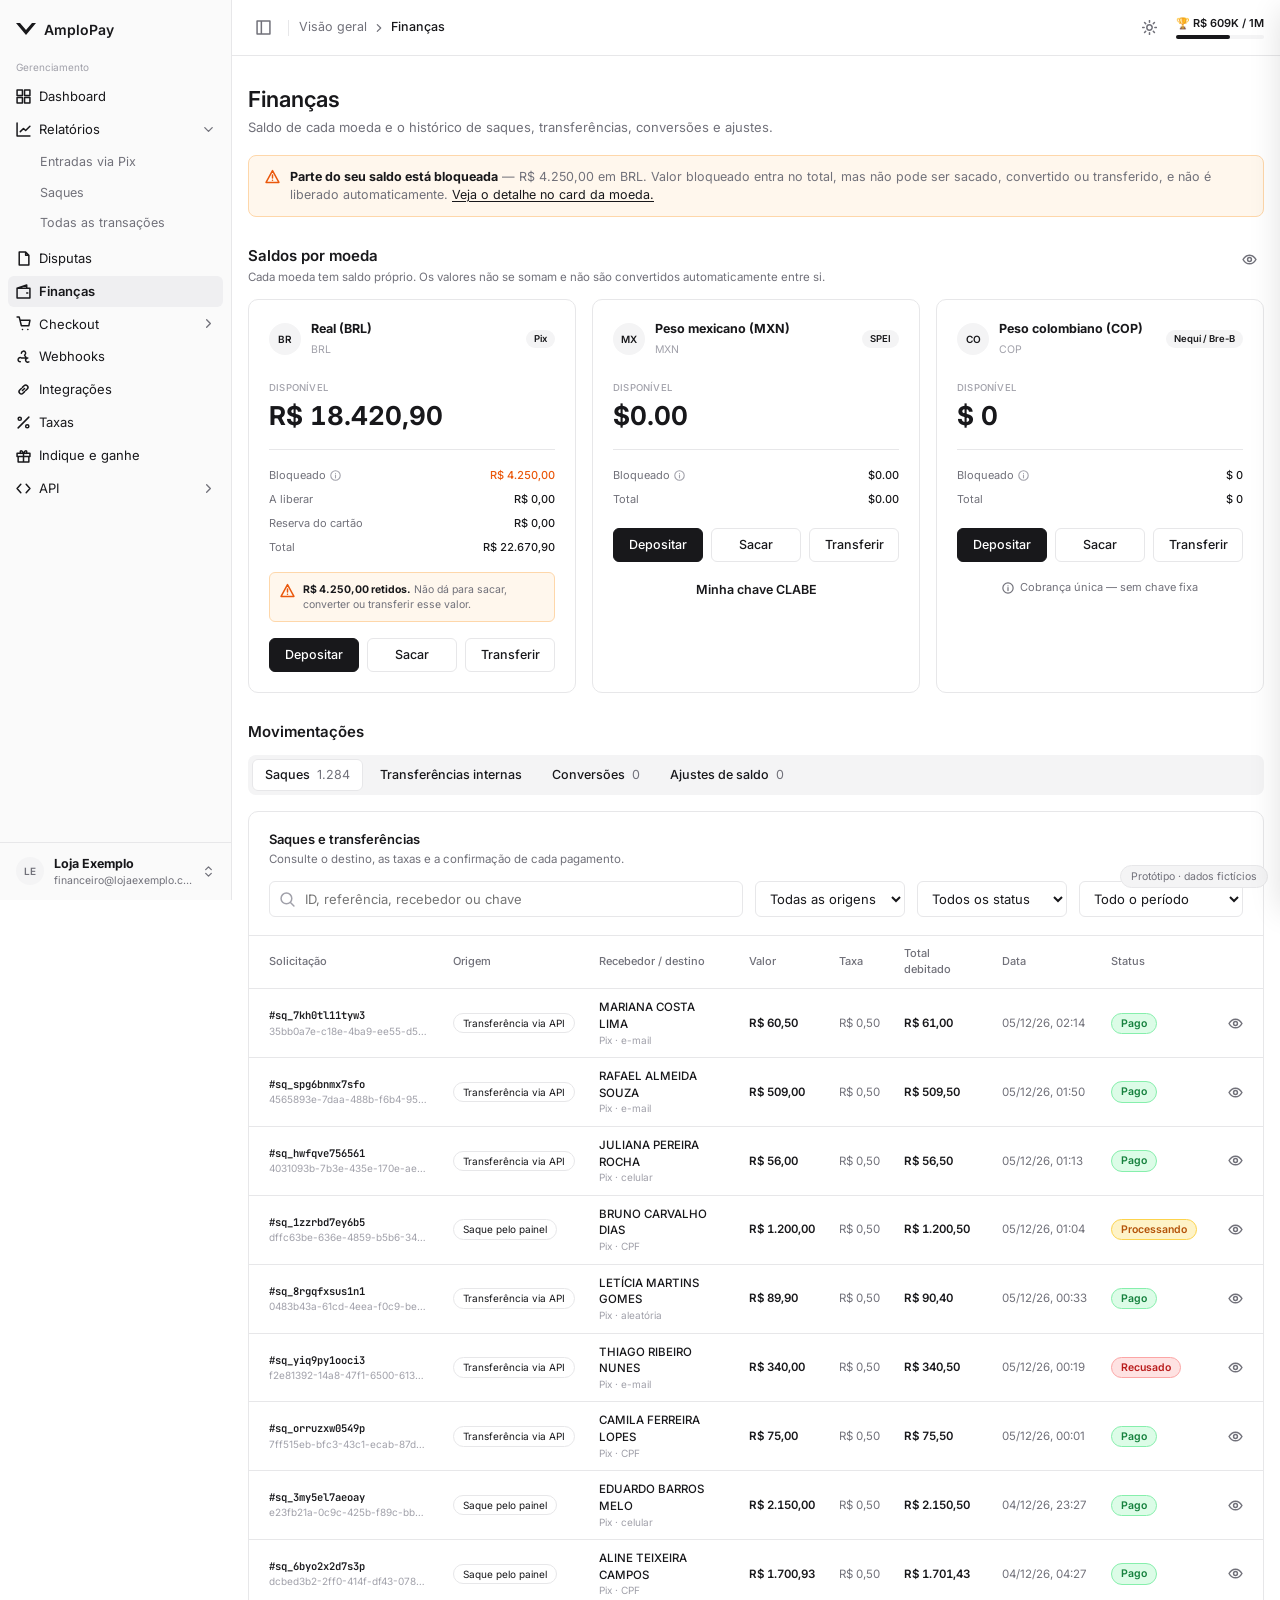
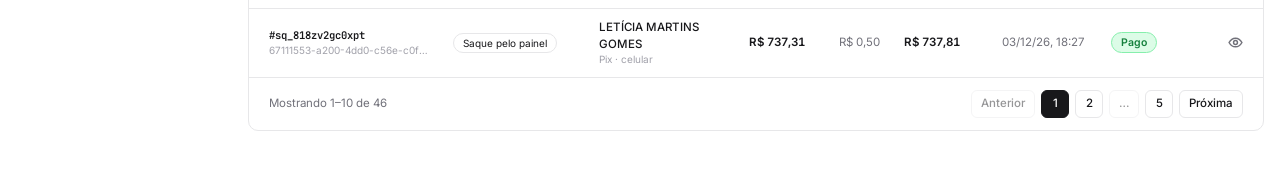
<file: prototipos/financas-saques/index.html>
<!doctype html>
<html lang="pt-BR">
<head>
  <meta charset="utf-8">
  <meta name="viewport" content="width=device-width, initial-scale=1">
  <title>Finanças · Saques — protótipo AmploPay</title>
  <link rel="preconnect" href="https://fonts.googleapis.com">
  <link href="https://fonts.googleapis.com/css2?family=Inter:wght@400;500;600;700&family=JetBrains+Mono:wght@500;600&display=swap" rel="stylesheet">
  <link rel="stylesheet" href="styles.css">
</head>
<body>
  <div class="app" id="app">
    <!-- Sidebar -->
    <aside class="sidebar" id="sidebar">
      <div class="logo">
        <svg width="20" height="14" viewBox="0 0 20 14"><path d="M0 0l10 12L20 0h-4l-6 7-6-7z" fill="currentColor"/></svg>
        <span>AmploPay</span>
      </div>
      <p class="side-label">Gerenciamento</p>
      <nav class="menu">
        <a class="menu-item" data-nav="Dashboard"><i data-i="grid"></i><span>Dashboard</span></a>
        <button class="menu-item" id="toggleRelatorios" aria-expanded="true"><i data-i="chart"></i><span>Relatórios</span><i data-i="chevD" class="chev"></i></button>
        <div class="submenu" id="submenuRelatorios">
          <a class="sub-item" data-nav="Entradas via Pix">Entradas via Pix</a>
          <a class="sub-item" data-nav="Saques">Saques</a>
          <a class="sub-item" data-nav="Todas as transações">Todas as transações</a>
        </div>
        <a class="menu-item" data-nav="Disputas"><i data-i="file"></i><span>Disputas</span></a>
        <a class="menu-item active"><i data-i="wallet"></i><span>Finanças</span></a>
        <a class="menu-item" data-nav="Checkout"><i data-i="cart"></i><span>Checkout</span><i data-i="chevR" class="chev"></i></a>
        <a class="menu-item" data-nav="Webhooks"><i data-i="hook"></i><span>Webhooks</span></a>
        <a class="menu-item" data-nav="Integrações"><i data-i="link"></i><span>Integrações</span></a>
        <a class="menu-item" data-nav="Taxas"><i data-i="pct"></i><span>Taxas</span></a>
        <a class="menu-item" data-nav="Indique e ganhe"><i data-i="gift"></i><span>Indique e ganhe</span></a>
        <a class="menu-item" data-nav="API"><i data-i="code"></i><span>API</span><i data-i="chevR" class="chev"></i></a>
      </nav>
      <div class="user">
        <span class="avatar">LE</span>
        <div><strong>Loja Exemplo</strong><small>financeiro@lojaexemplo.com</small></div>
        <i data-i="chevUD" class="chev"></i>
      </div>
    </aside>

    <div class="main">
      <!-- Topbar -->
      <header class="topbar">
        <button class="icon-btn" id="toggleSidebar" title="Recolher menu"><i data-i="panel"></i></button>
        <span class="vsep"></span>
        <nav class="crumbs"><a data-nav="Visão geral">Visão geral</a><i data-i="chevR"></i><strong>Finanças</strong></nav>
        <div class="top-right">
          <button class="icon-btn" id="toggleTheme" title="Alternar tema"><i data-i="sun"></i></button>
          <div class="goal" title="Meta de faturamento: R$ 609 mil de R$ 1 milhão">
            <span>🏆 R$ 609K / 1M</span><div class="goal-bar"><div style="width:61%"></div></div>
          </div>
        </div>
      </header>

      <main class="content">
        <h1>Finanças</h1>
        <p class="muted">Saldo de cada moeda e o histórico de saques, transferências, conversões e ajustes.</p>

        <div class="banner warn" id="bannerBloqueio">
          <i data-i="warn"></i>
          <p><strong>Parte do seu saldo está bloqueada</strong> — <span id="bannerValor"></span> em BRL. Valor bloqueado entra no total, mas não pode ser sacado, convertido ou transferido, e não é liberado automaticamente. <a href="#card-BRL" id="verDetalhe">Veja o detalhe no card da moeda.</a></p>
        </div>

        <section>
          <div class="section-head">
            <div>
              <h2>Saldos por moeda</h2>
              <p class="muted small">Cada moeda tem saldo próprio. Os valores não se somam e não são convertidos automaticamente entre si.</p>
            </div>
            <button class="icon-btn" id="toggleValores" title="Ocultar valores"><i data-i="eye"></i></button>
          </div>
          <div class="cards" id="cards"></div>
        </section>

        <section>
          <h2>Movimentações</h2>
          <div class="tabs" role="tablist" id="tabs">
            <button role="tab" data-tab="saques">Saques <span class="count" id="countSaques"></span></button>
            <button role="tab" data-tab="transferencias">Transferências internas</button>
            <button role="tab" data-tab="conversoes">Conversões <span class="count">0</span></button>
            <button role="tab" data-tab="ajustes">Ajustes de saldo <span class="count">0</span></button>
          </div>

          <div class="panel" id="panelSaques">
            <div class="panel-head">
              <h3>Saques e transferências</h3>
              <p class="muted small">Consulte o destino, as taxas e a confirmação de cada pagamento.</p>
            </div>
            <div class="filters">
              <label class="search"><i data-i="search"></i><input id="fBusca" placeholder="ID, referência, recebedor ou chave"></label>
              <select id="fOrigem"><option value="">Todas as origens</option><option>Transferência via API</option><option>Saque pelo painel</option></select>
              <select id="fStatus"><option value="">Todos os status</option><option>Pago</option><option>Processando</option><option>Recusado</option></select>
              <select id="fPeriodo"><option value="">Todo o período</option><option value="0">Hoje</option><option value="7">Últimos 7 dias</option><option value="30">Últimos 30 dias</option></select>
            </div>
            <div class="table-wrap">
              <table>
                <thead><tr><th>Solicitação</th><th>Origem</th><th>Recebedor / destino</th><th>Valor</th><th>Taxa</th><th>Total debitado</th><th>Data</th><th>Status</th><th></th></tr></thead>
                <tbody id="tbody"></tbody>
              </table>
            </div>
            <div class="pager"><span class="muted small" id="pagerInfo"></span><div id="pagerBtns"></div></div>
          </div>

          <div class="panel empty" id="panelVazio" hidden>
            <div class="empty-box"><i data-i="file"></i><strong id="vazioTitulo"></strong><p class="muted small" id="vazioTexto"></p></div>
          </div>
        </section>
      </main>
    </div>
  </div>

  <!-- Drawer de detalhe -->
  <div class="overlay" id="overlay" hidden></div>
  <aside class="drawer" id="drawer" aria-hidden="true">
    <div class="drawer-head"><h3>Detalhe do saque</h3><button class="icon-btn" data-close>✕</button></div>
    <div class="drawer-body" id="drawerBody"></div>
  </aside>

  <!-- Modal -->
  <div class="modal" id="modal" hidden role="dialog" aria-modal="true">
    <form class="modal-box" id="modalForm">
      <div class="modal-head"><h3 id="modalTitle"></h3><button type="button" class="icon-btn" data-close>✕</button></div>
      <div id="modalBody"></div>
      <div class="modal-foot" id="modalFoot"></div>
    </form>
  </div>

  <div class="toast" id="toast" hidden></div>
  <div class="proto-tag">Protótipo · dados fictícios</div>
  <script src="app.js"></script>
</body>
</html>
</file>
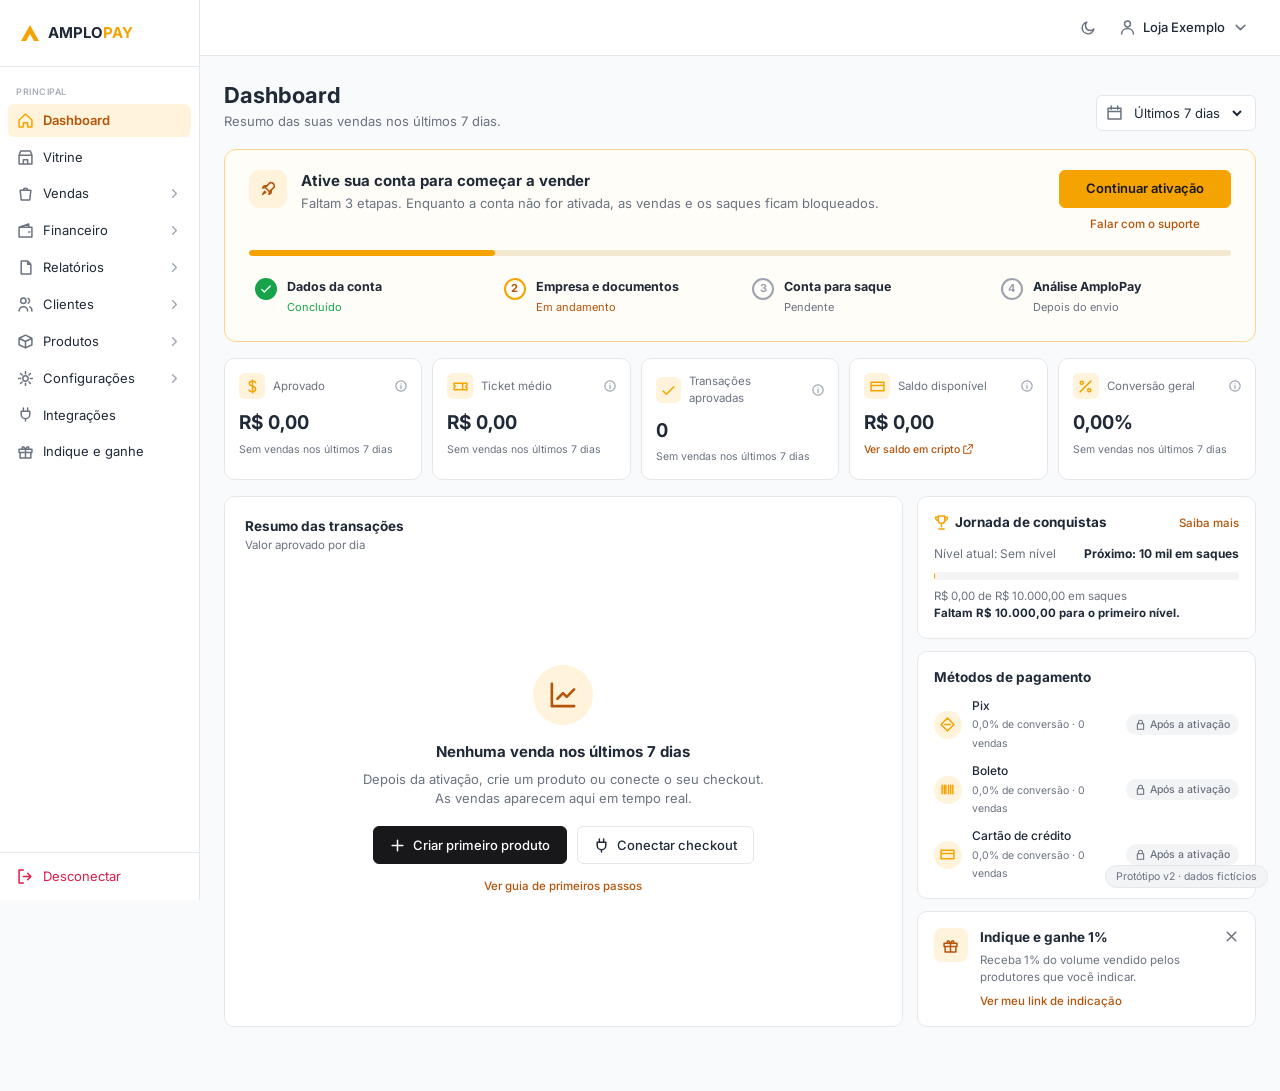
<file: prototipos/amplopay-app-dashboard/v2/index.html>
<!doctype html>
<html lang="pt-BR">
<head>
  <meta charset="utf-8">
  <meta name="viewport" content="width=device-width, initial-scale=1">
  <title>Dashboard v2 — protótipo AmploPay</title>
  <link rel="preconnect" href="https://fonts.googleapis.com">
  <link href="https://fonts.googleapis.com/css2?family=Inter:wght@400;500;600;700;800&display=swap" rel="stylesheet">
  <link rel="stylesheet" href="styles.css">
</head>
<body>
<div class="app" id="app">
  <aside class="sidebar">
    <div class="logo"><svg width="20" height="16" viewBox="0 0 20 16"><path d="M1 16L10 0l9 16h-5l-4-7-4 7z" fill="currentColor"/></svg><b>AMPLO<span>PAY</span></b></div>
    <p class="side-label">PRINCIPAL</p>
    <nav class="menu" id="menu">
      <a class="item active"><i data-i="home"></i>Dashboard</a>
      <a class="item" data-nav="Vitrine"><i data-i="store"></i>Vitrine</a>
      <div class="group"><button class="item" aria-expanded="false"><i data-i="bag"></i>Vendas<i data-i="chevR" class="chev"></i></button><div class="sub" hidden><a data-nav="Todas as vendas">Todas as vendas</a><a data-nav="Assinaturas">Assinaturas</a><a data-nav="Carrinhos abandonados">Carrinhos abandonados</a></div></div>
      <div class="group"><button class="item" aria-expanded="false"><i data-i="wallet"></i>Financeiro<i data-i="chevR" class="chev"></i></button><div class="sub" hidden><a data-nav="Saques">Saques</a><a data-nav="Extrato">Extrato</a></div></div>
      <div class="group"><button class="item" aria-expanded="false"><i data-i="file"></i>Relatórios<i data-i="chevR" class="chev"></i></button><div class="sub" hidden><a data-nav="Vendas por período">Vendas por período</a><a data-nav="Conversão">Conversão</a></div></div>
      <div class="group"><button class="item" aria-expanded="false"><i data-i="users"></i>Clientes<i data-i="chevR" class="chev"></i></button><div class="sub" hidden><a data-nav="Lista de clientes">Lista de clientes</a></div></div>
      <div class="group"><button class="item" aria-expanded="false"><i data-i="box"></i>Produtos<i data-i="chevR" class="chev"></i></button><div class="sub" hidden><a data-nav="Meus produtos">Meus produtos</a><a data-nav="Cupons">Cupons</a></div></div>
      <div class="group"><button class="item" aria-expanded="false"><i data-i="gear"></i>Configurações<i data-i="chevR" class="chev"></i></button><div class="sub" hidden><a data-nav="Conta">Conta</a><a data-nav="Taxas">Taxas</a></div></div>
      <a class="item" data-nav="Integrações"><i data-i="plug"></i>Integrações</a>
      <a class="item" data-nav="Indique e ganhe"><i data-i="gift"></i>Indique e ganhe</a>
    </nav>
    <a class="logout" data-nav="Desconectar"><i data-i="logout"></i>Desconectar</a>
  </aside>

  <div class="main">
    <header class="topbar">
      <button class="icon-btn" id="tema" title="Alternar tema"><i data-i="moon"></i></button>
      <button class="user"><i data-i="user"></i>Loja Exemplo<i data-i="chevD"></i></button>
    </header>

    <main class="content">
      <div class="head">
        <div><h1>Dashboard</h1><p class="muted" id="subtitulo">Resumo das suas vendas nos últimos 7 dias.</p></div>
        <label class="select"><i data-i="cal"></i><select id="periodo"><option value="7">Últimos 7 dias</option><option value="1">Hoje</option><option value="30">Últimos 30 dias</option><option value="90">Últimos 90 dias</option></select></label>
      </div>

      <!-- S0035: ativação -->
      <section class="activation" id="ativacao" aria-labelledby="ativacaoTitulo">
        <div class="act-top">
          <span class="act-icon"><i data-i="rocket"></i></span>
          <div class="act-text"><h2 id="ativacaoTitulo">Ative sua conta para começar a vender</h2><p class="muted" id="ativacaoTexto"></p></div>
          <div class="act-cta"><button class="btn orange" id="continuar">Continuar ativação</button><a class="link" data-nav="Suporte">Falar com o suporte</a></div>
        </div>
        <div class="progress" role="progressbar" aria-valuemin="0" aria-valuemax="4" id="barra"><div></div></div>
        <ol class="steps" id="etapas"></ol>
      </section>

      <section class="kpis" id="kpis"></section>

      <div class="grid">
        <!-- S0037: estado vazio -->
        <section class="card chart-card">
          <h3>Resumo das transações</h3><p class="muted small">Valor aprovado por dia</p>
          <div class="empty">
            <span class="empty-icon"><i data-i="chart"></i></span>
            <strong id="vazioTitulo">Nenhuma venda nos últimos 7 dias</strong>
            <p class="muted" id="vazioTexto">Depois da ativação, crie um produto ou conecte o seu checkout. As vendas aparecem aqui em tempo real.</p>
            <div class="row"><button class="btn primary" data-nav="Criar produto"><i data-i="plus"></i>Criar primeiro produto</button><button class="btn" data-nav="Conectar checkout"><i data-i="plug"></i>Conectar checkout</button></div>
            <a class="link" id="guia">Ver guia de primeiros passos</a>
          </div>
        </section>

        <div class="side">
          <!-- S0041 -->
          <section class="card">
            <div class="card-head"><h3><i data-i="trophy" class="orange-i"></i>Jornada de conquistas</h3><a class="link" data-nav="Jornada de conquistas">Saiba mais</a></div>
            <div class="kv"><span class="muted">Nível atual: Sem nível</span><b>Próximo: 10 mil em saques</b></div>
            <div class="progress thin" role="progressbar" aria-valuenow="0" aria-valuemin="0" aria-valuemax="10000" aria-label="Progresso até o próximo nível"><div style="width:0.6%"></div></div>
            <p class="muted small">R$ 0,00 de R$ 10.000,00 em saques</p>
            <p class="small"><b>Faltam R$ 10.000,00 para o primeiro nível.</b></p>
          </section>

          <section class="card">
            <h3>Métodos de pagamento</h3>
            <ul class="methods" id="metodos"></ul>
          </section>

          <!-- S0036 -->
          <section class="card refer" id="indique">
            <span class="act-icon sm"><i data-i="gift"></i></span>
            <div><h3>Indique e ganhe 1%</h3><p class="muted small">Receba 1% do volume vendido pelos produtores que você indicar.</p><a class="link" id="verLink">Ver meu link de indicação</a></div>
            <button class="icon-btn close" id="fecharIndique" title="Dispensar" aria-label="Dispensar"><i data-i="x"></i></button>
          </section>
        </div>
      </div>
    </main>
  </div>
</div>

<div class="modal" id="modal" hidden role="dialog" aria-modal="true" aria-labelledby="modalTitulo">
  <form class="modal-box" id="modalForm">
    <div class="modal-head"><h3 id="modalTitulo"></h3><button type="button" class="icon-btn" data-close aria-label="Fechar"><i data-i="x"></i></button></div>
    <div class="modal-body" id="modalBody"></div>
    <div class="modal-foot" id="modalFoot"></div>
  </form>
</div>
<div class="toast" id="toast" hidden role="status"></div>
<div class="proto-tag">Protótipo v2 · dados fictícios</div>
<script src="../../_comum/icones.js"></script>
<script src="app.js"></script>
</body>
</html>
</file>
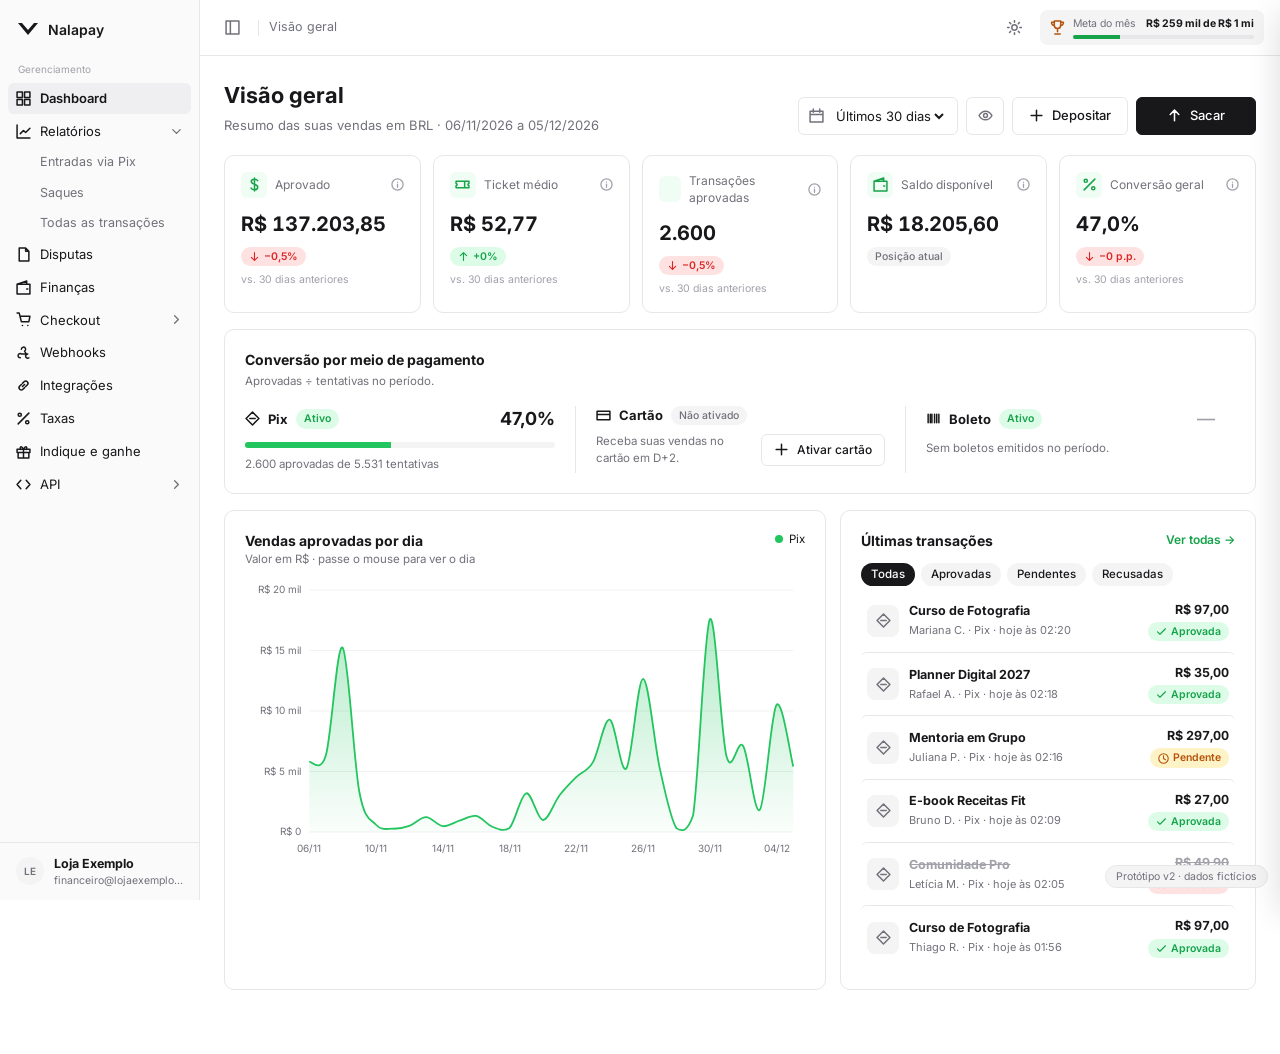
<file: prototipos/nalapay-app-dashboard/v2/index.html>
<!doctype html>
<html lang="pt-BR">
<head>
  <meta charset="utf-8">
  <meta name="viewport" content="width=device-width, initial-scale=1">
  <title>Visão geral v2 — protótipo Nalapay</title>
  <link href="https://fonts.googleapis.com/css2?family=Inter:wght@400;500;600;700&display=swap" rel="stylesheet">
  <link rel="stylesheet" href="styles.css">
</head>
<body>
<div class="app" id="app">
  <aside class="sidebar">
    <div class="logo"><svg width="20" height="14" viewBox="0 0 20 14"><path d="M0 0l10 12L20 0h-4l-6 7-6-7z" fill="currentColor"/></svg><span>Nalapay</span></div>
    <p class="side-label">Gerenciamento</p>
    <nav class="menu">
      <a class="item active"><i data-i="grid"></i><span>Dashboard</span></a>
      <button class="item" id="relatorios" aria-expanded="true"><i data-i="chart"></i><span>Relatórios</span><i data-i="chevR" class="chev"></i></button>
      <div class="sub" id="subRel"><a data-nav="Entradas via Pix">Entradas via Pix</a><a data-nav="Saques">Saques</a><a data-nav="Todas as transações">Todas as transações</a></div>
      <a class="item" data-nav="Disputas"><i data-i="file"></i><span>Disputas</span></a>
      <a class="item" data-nav="Finanças"><i data-i="wallet"></i><span>Finanças</span></a>
      <a class="item" data-nav="Checkout"><i data-i="cart"></i><span>Checkout</span><i data-i="chevR" class="chev"></i></a>
      <a class="item" data-nav="Webhooks"><i data-i="hook"></i><span>Webhooks</span></a>
      <a class="item" data-nav="Integrações"><i data-i="link"></i><span>Integrações</span></a>
      <a class="item" data-nav="Taxas"><i data-i="pct"></i><span>Taxas</span></a>
      <a class="item" data-nav="Indique e ganhe"><i data-i="gift"></i><span>Indique e ganhe</span></a>
      <a class="item" data-nav="API"><i data-i="code"></i><span>API</span><i data-i="chevR" class="chev"></i></a>
    </nav>
    <div class="user"><span class="avatar">LE</span><div><strong>Loja Exemplo</strong><small>financeiro@lojaexemplo.com</small></div></div>
  </aside>

  <div class="main">
    <header class="topbar">
      <button class="icon-btn" id="recolher" title="Recolher menu"><i data-i="panel"></i></button><span class="vsep"></span>
      <span class="crumb">Visão geral</span>
      <div class="top-right">
        <button class="icon-btn" id="tema" title="Alternar tema"><i data-i="sun"></i></button>
        <button class="goal" id="meta" title="Ver detalhes da meta">
          <i data-i="trophy"></i>
          <span class="goal-text"><span>Meta do mês</span><b id="metaTxt"></b></span>
          <span class="goal-bar"><span id="metaBar"></span></span>
        </button>
      </div>
    </header>

    <main class="content">
      <div class="head">
        <div><h1>Visão geral</h1><p class="muted" id="subtitulo"></p></div>
        <div class="actions">
          <label class="select"><i data-i="cal"></i><select id="periodo"><option value="7">Últimos 7 dias</option><option value="30" selected>Últimos 30 dias</option><option value="90">Últimos 90 dias</option></select></label>
          <button class="btn square" id="olho" title="Ocultar valores" aria-label="Ocultar valores"><i data-i="eye"></i></button>
          <button class="btn" id="depositar"><i data-i="plus"></i>Depositar</button>
          <button class="btn primary" id="sacar"><i data-i="arrowUp"></i>Sacar</button>
        </div>
      </div>

      <section class="kpis" id="kpis"></section>

      <section class="card methods">
        <h3>Conversão por meio de pagamento</h3><p class="muted small">Aprovadas ÷ tentativas no período.</p>
        <div class="methods-grid" id="meios"></div>
      </section>

      <div class="grid">
        <section class="card chart-card">
          <div class="card-head"><div><h3>Vendas aprovadas por dia</h3><p class="muted small">Valor em R$ · passe o mouse para ver o dia</p></div><span class="legend"><span class="dot"></span>Pix</span></div>
          <div class="chart" id="chart"><svg id="chartSvg" role="img" aria-label="Gráfico de vendas aprovadas por dia"></svg><div class="tip" id="tip" hidden></div></div>
        </section>
        <section class="card tx-card">
          <div class="card-head"><h3>Últimas transações</h3><a class="link" data-nav="Todas as transações">Ver todas →</a></div>
          <div class="chips" id="filtros">
            <button data-f="" aria-pressed="true">Todas</button><button data-f="Aprovada">Aprovadas</button><button data-f="Pendente">Pendentes</button><button data-f="Recusada">Recusadas</button>
          </div>
          <ul class="tx" id="tx"></ul>
        </section>
      </div>
    </main>
  </div>
</div>

<div class="overlay" id="overlay" hidden></div>
<aside class="drawer" id="drawer" aria-hidden="true"><div class="drawer-head"><h3>Detalhe da transação</h3><button class="icon-btn" data-close aria-label="Fechar"><i data-i="x"></i></button></div><div class="drawer-body" id="drawerBody"></div></aside>
<div class="modal" id="modal" hidden role="dialog" aria-modal="true" aria-labelledby="modalTitulo">
  <form class="modal-box" id="modalForm"><div class="modal-head"><h3 id="modalTitulo"></h3><button type="button" class="icon-btn" data-close aria-label="Fechar"><i data-i="x"></i></button></div><div class="modal-body" id="modalBody"></div><div class="modal-foot" id="modalFoot"></div></form>
</div>
<div class="toast" id="toast" hidden role="status"></div>
<div class="proto-tag">Protótipo v2 · dados fictícios</div>
<script src="../../_comum/icones.js"></script>
<script src="app.js"></script>
</body>
</html>
</file>
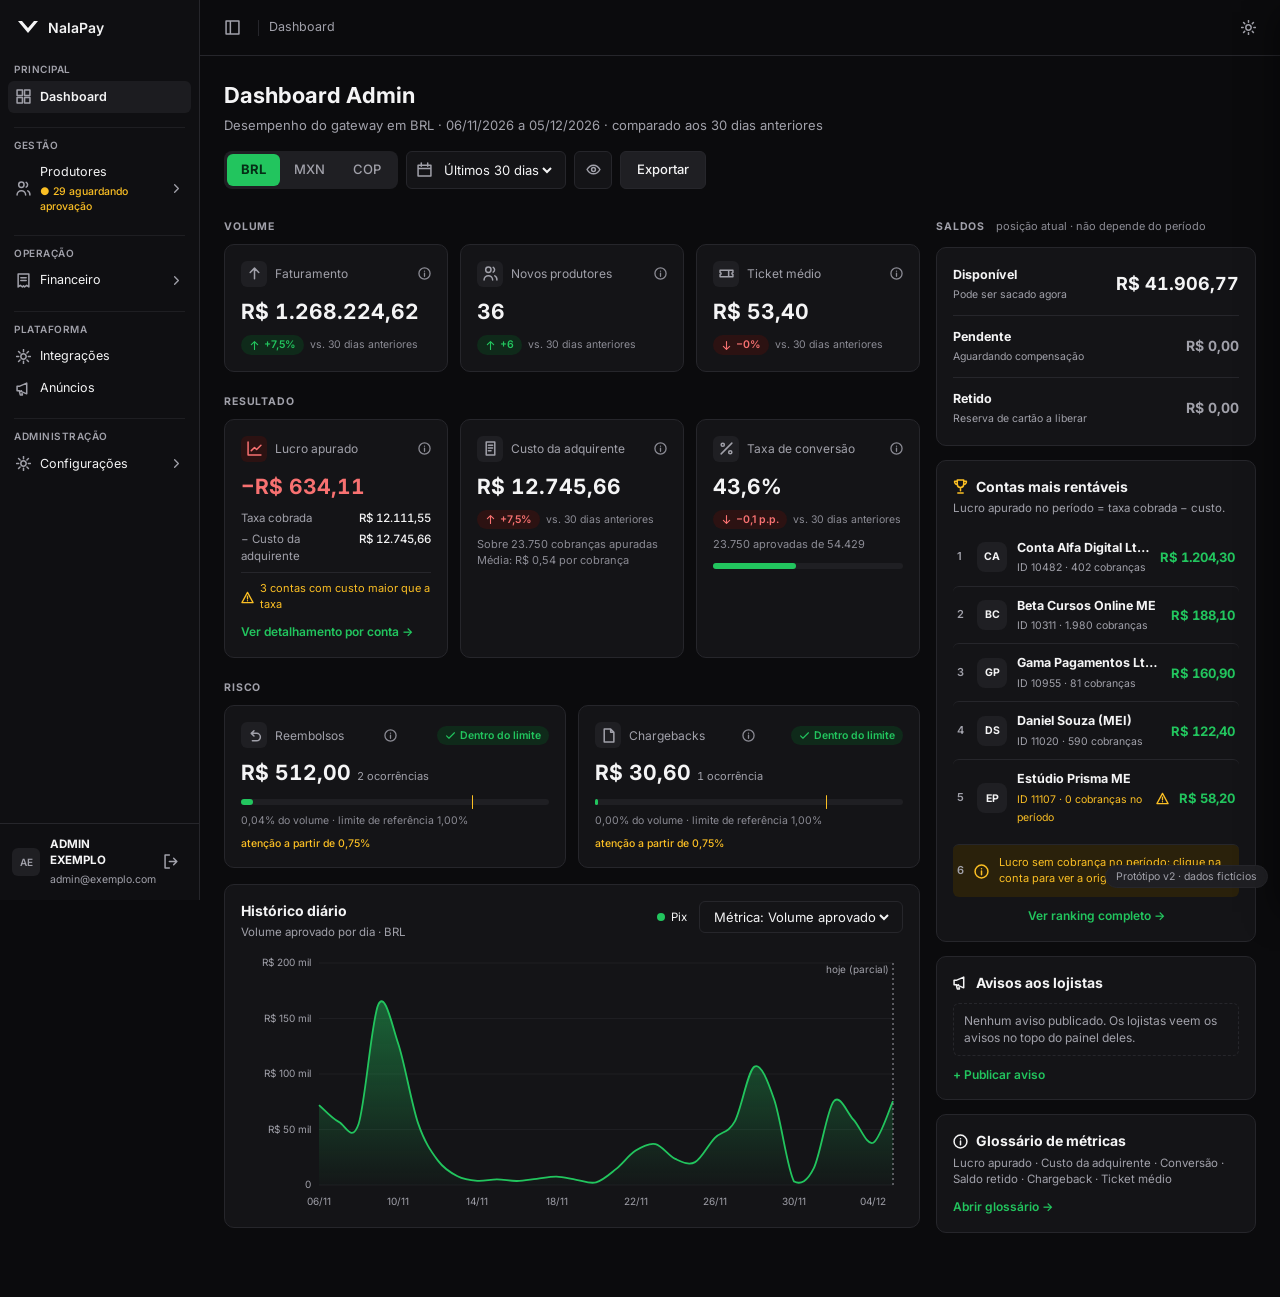
<file: prototipos/nalapay-backoffice-dashboard/v2/index.html>
<!doctype html>
<html lang="pt-BR" data-theme="dark">
<head>
  <meta charset="utf-8">
  <meta name="viewport" content="width=device-width, initial-scale=1">
  <title>Dashboard Admin v2 — protótipo Nalapay Backoffice</title>
  <link href="https://fonts.googleapis.com/css2?family=Inter:wght@400;500;600;700&display=swap" rel="stylesheet">
  <link rel="stylesheet" href="styles.css">
</head>
<body>
<div class="app" id="app">
  <aside class="sidebar">
    <div class="logo"><svg width="20" height="14" viewBox="0 0 20 14"><path d="M0 0l10 12L20 0h-4l-6 7-6-7z" fill="currentColor"/></svg><span>NalaPay</span></div>
    <nav class="menu">
      <p class="sec">PRINCIPAL</p><a class="item active"><i data-i="grid"></i><span>Dashboard</span></a>
      <p class="sec">GESTÃO</p><a class="item" data-nav="Produtores"><i data-i="users"></i><span>Produtores<small class="pend">● 29 aguardando aprovação</small></span><i data-i="chevR" class="chev"></i></a>
      <p class="sec">OPERAÇÃO</p><a class="item" data-nav="Financeiro"><i data-i="receipt"></i><span>Financeiro</span><i data-i="chevR" class="chev"></i></a>
      <p class="sec">PLATAFORMA</p><a class="item" data-nav="Integrações"><i data-i="gear"></i><span>Integrações</span></a><a class="item" data-nav="Anúncios"><i data-i="mega"></i><span>Anúncios</span></a>
      <p class="sec">ADMINISTRAÇÃO</p><a class="item" data-nav="Configurações"><i data-i="gear"></i><span>Configurações</span><i data-i="chevR" class="chev"></i></a>
    </nav>
    <div class="user"><span class="avatar">AE</span><div><strong>ADMIN EXEMPLO</strong><small>admin@exemplo.com</small></div><button class="icon-btn" data-nav="Sair" title="Sair"><i data-i="logout"></i></button></div>
  </aside>

  <div class="main">
    <header class="topbar"><button class="icon-btn" id="recolher" title="Recolher menu"><i data-i="panel"></i></button><span class="vsep"></span><span class="crumb">Dashboard</span>
      <button class="icon-btn tema" id="tema" title="Alternar tema"><i data-i="sun"></i></button></header>
    <main class="content">
      <div class="head">
        <div><h1>Dashboard Admin</h1><p class="muted" id="subtitulo"></p></div>
        <div class="actions">
          <div class="seg" role="radiogroup" aria-label="Moeda" id="moeda"><button role="radio" data-m="BRL" aria-checked="true">BRL</button><button role="radio" data-m="MXN" aria-checked="false">MXN</button><button role="radio" data-m="COP" aria-checked="false">COP</button></div>
          <label class="select"><i data-i="cal"></i><select id="periodo"><option value="7">Últimos 7 dias</option><option value="30" selected>Últimos 30 dias</option><option value="90">Últimos 90 dias</option></select></label>
          <button class="btn square" id="olho" title="Ocultar valores" aria-label="Ocultar valores"><i data-i="eye"></i></button>
          <button class="btn" data-nav="Exportar relatório">Exportar</button>
        </div>
      </div>

      <div class="layout">
        <div class="col-main">
          <h2 class="sec-title">Volume</h2><div class="row3" id="volume"></div>
          <h2 class="sec-title">Resultado</h2><div class="row3" id="resultado"></div>
          <h2 class="sec-title">Risco</h2><div class="row2" id="risco"></div>
          <section class="card chart-card">
            <div class="card-head"><div><h3>Histórico diário</h3><p class="muted small" id="chartSub"></p></div>
              <div class="chart-ctl"><span class="legend"><span class="dot"></span>Pix</span>
              <label class="select sm"><select id="metrica"><option value="valor">Métrica: Volume aprovado</option><option value="vendas">Métrica: Vendas</option><option value="conv">Métrica: Conversão</option></select></label></div></div>
            <div class="chart"><svg id="chartSvg" role="img" aria-label="Histórico diário"></svg><div class="tip" id="tip" hidden></div></div>
          </section>
        </div>

        <div class="col-side">
          <h2 class="sec-title">Saldos <span>posição atual · não depende do período</span></h2>
          <section class="card saldos" id="saldos"></section>
          <section class="card">
            <h3><i data-i="trophy" class="amber"></i>Contas mais rentáveis</h3><p class="muted small">Lucro apurado no período = taxa cobrada − custo.</p>
            <ol class="contas" id="contas"></ol>
            <a class="link center" id="ranking">Ver ranking completo →</a>
          </section>
          <section class="card">
            <h3><i data-i="mega"></i>Avisos aos lojistas</h3>
            <ul class="avisos" id="avisos"></ul>
            <a class="link" id="publicar">+ Publicar aviso</a>
          </section>
          <section class="card">
            <h3><i data-i="info"></i>Glossário de métricas</h3>
            <p class="muted small">Lucro apurado · Custo da adquirente · Conversão · Saldo retido · Chargeback · Ticket médio</p>
            <a class="link" id="glossario">Abrir glossário →</a>
          </section>
        </div>
      </div>
    </main>
  </div>
</div>

<div class="overlay" id="overlay" hidden></div>
<aside class="drawer" id="drawer" aria-hidden="true"><div class="drawer-head"><h3 id="drawerTitulo"></h3><button class="icon-btn" data-close aria-label="Fechar"><i data-i="x"></i></button></div><div class="drawer-body" id="drawerBody"></div></aside>
<div class="modal" id="modal" hidden role="dialog" aria-modal="true" aria-labelledby="modalTitulo">
  <form class="modal-box" id="modalForm"><div class="modal-head"><h3 id="modalTitulo"></h3><button type="button" class="icon-btn" data-close aria-label="Fechar"><i data-i="x"></i></button></div><div class="modal-body" id="modalBody"></div><div class="modal-foot" id="modalFoot"></div></form>
</div>
<div class="toast" id="toast" hidden role="status"></div>
<div class="proto-tag">Protótipo v2 · dados fictícios</div>
<script src="../../_comum/icones.js"></script>
<script src="app.js"></script>
</body>
</html>
</file>
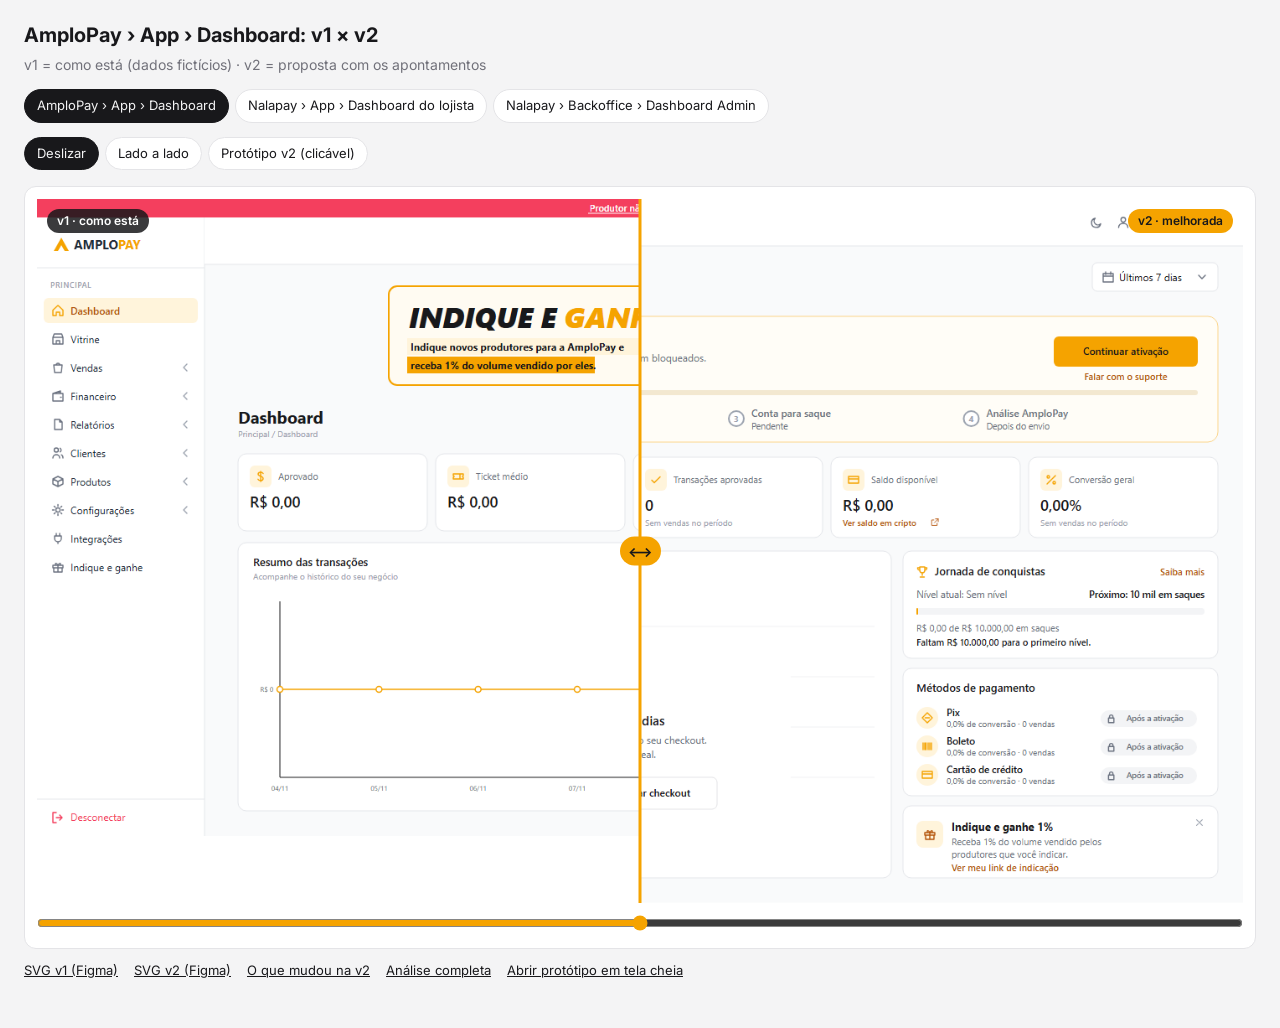
<file: comparacoes/v1-v2.html>
<!doctype html>
<html lang="pt-BR">
<head>
<meta charset="utf-8">
<meta name="viewport" content="width=device-width, initial-scale=1">
<title>Comparação v1 × v2</title>
<link href="https://fonts.googleapis.com/css2?family=Inter:wght@400;500;600;700&display=swap" rel="stylesheet">
<style>
  :root { --bg: #f4f4f5; --card: #fff; --text: #18181b; --muted: #71717a; --border: #e4e4e7; --accent: #18181b; }
  @media (prefers-color-scheme: dark) { :root:not([data-theme="light"]) { --bg: #0c0c0e; --card: #151518; --text: #f4f4f5; --muted: #a1a1aa; --border: #27272a; --accent: #f4f4f5; } }
  * { box-sizing: border-box; }
  body { margin: 0; font: 14px/1.5 Inter, "Segoe UI", Arial, sans-serif; background: var(--bg); color: var(--text); }
  header { padding: 20px 24px 0; max-width: 1480px; margin: 0 auto; }
  h1 { font-size: 20px; margin: 0 0 4px; }
  .muted { color: var(--muted); margin: 0; }
  nav.telas, nav.modos { display: flex; gap: 6px; flex-wrap: wrap; margin-top: 14px; }
  nav a, nav button { font: inherit; font-size: 13px; padding: 6px 12px; border-radius: 999px; border: 1px solid var(--border); background: var(--card); color: var(--text); text-decoration: none; cursor: pointer; }
  nav [aria-current="true"], nav [aria-pressed="true"] { background: var(--accent); color: var(--bg); border-color: var(--accent); }
  main { max-width: 1480px; margin: 16px auto 48px; padding: 0 24px; }
  .stage { background: var(--card); border: 1px solid var(--border); border-radius: 12px; padding: 12px; overflow: hidden; }
  .slider { position: relative; user-select: none; display: grid; align-items: start; touch-action: none; }
  .slider > img, .slider > .after { grid-area: 1 / 1; }
  .slider img { display: block; width: 100%; height: auto; }
  .slider .after { clip-path: inset(0 0 0 50%); background: var(--card); }
  .slider .after img { width: 100%; }
  .handle { position: absolute; top: 0; bottom: 0; left: 50%; width: 3px; background: #f5a300; transform: translateX(-50%); pointer-events: none; }
  .handle::after { content: "⟷"; position: absolute; top: 50%; left: 50%; transform: translate(-50%,-50%); background: #f5a300; color: #18181b; font-weight: 700; border-radius: 999px; padding: 4px 8px; font-size: 14px; }
  .tag { position: absolute; top: 10px; padding: 3px 10px; border-radius: 999px; font-size: 12px; font-weight: 600; background: rgba(24,24,27,.85); color: #fff; }
  .tag.l { left: 10px; } .tag.r { right: 10px; background: #f5a300; color: #18181b; }
  input[type=range] { width: 100%; margin: 12px 0 0; accent-color: #f5a300; }
  .side { display: grid; grid-template-columns: 1fr 1fr; gap: 12px; }
  .side figure { margin: 0; } .side img { width: 100%; border: 1px solid var(--border); border-radius: 8px; }
  .side figcaption { font-weight: 600; margin-bottom: 6px; }
  iframe { width: 100%; height: 860px; border: 1px solid var(--border); border-radius: 8px; background: #fff; }
  .links { display: flex; gap: 16px; flex-wrap: wrap; margin-top: 12px; font-size: 13px; }
  .links a { color: inherit; }
  [hidden] { display: none !important; }
  @media (max-width: 800px) { .side { grid-template-columns: 1fr; } iframe { height: 640px; } }
</style>
</head>
<body>
<header>
  <h1 id="titulo">Comparação v1 × v2</h1>
  <p class="muted" id="sub">v1 = como está (dados fictícios) · v2 = proposta com os apontamentos</p>
  <nav class="telas" id="telas" aria-label="Telas"></nav>
  <nav class="modos" aria-label="Modo de comparação">
    <button data-modo="deslizar" aria-pressed="true">Deslizar</button>
    <button data-modo="lado">Lado a lado</button>
    <button data-modo="prototipo">Protótipo v2 (clicável)</button>
  </nav>
</header>
<main>
  <section class="stage" id="deslizar">
    <div class="slider" id="slider">
      <img id="imgA" alt="Versão 1, como está">
      <div class="after" id="after"><img id="imgB" alt="Versão 2, melhorada"></div>
      <div class="handle" id="handle"></div>
      <span class="tag l">v1 · como está</span><span class="tag r">v2 · melhorada</span>
    </div>
    <input type="range" id="range" min="0" max="100" value="50" aria-label="Posição da comparação">
  </section>
  <section class="stage side" id="lado" hidden>
    <figure><figcaption>v1 · como está</figcaption><img id="imgA2" alt="Versão 1"></figure>
    <figure><figcaption>v2 · melhorada</figcaption><img id="imgB2" alt="Versão 2"></figure>
  </section>
  <section class="stage" id="prototipo" hidden><iframe id="frame" title="Protótipo v2"></iframe></section>
  <div class="links" id="links"></div>
</main>
<script>
  const TELAS = {
    'amplopay-app-dashboard': 'AmploPay › App › Dashboard',
    'nalapay-app-dashboard': 'Nalapay › App › Dashboard do lojista',
    'nalapay-backoffice-dashboard': 'Nalapay › Backoffice › Dashboard Admin',
  };
  const q = new URLSearchParams(location.search);
  const tela = TELAS[q.get('tela')] ? q.get('tela') : Object.keys(TELAS)[0];
  const base = `../mockups/${tela}/`;
  document.title = `v1 × v2 · ${TELAS[tela]}`;
  document.getElementById('titulo').textContent = `${TELAS[tela]}: v1 × v2`;
  document.getElementById('telas').innerHTML = Object.entries(TELAS).map(([k, n]) => `<a href="?tela=${k}" aria-current="${k === tela}">${n}</a>`).join('');
  ['imgA', 'imgA2'].forEach(id => { document.getElementById(id).src = base + 'v1/preview.png'; });
  ['imgB', 'imgB2'].forEach(id => { document.getElementById(id).src = base + 'v2/preview.png'; });
  document.getElementById('links').innerHTML = `
    <a href="${base}v1/${tela}.svg">SVG v1 (Figma)</a><a href="${base}v2/${tela}.svg">SVG v2 (Figma)</a>
    <a href="${base}v2/NOTAS.md">O que mudou na v2</a><a href="../docs/telas/${tela}.md">Análise completa</a>
    <a href="../prototipos/${tela}/v2/index.html">Abrir protótipo em tela cheia</a>`;
  const range = document.getElementById('range');
  const mover = v => { document.getElementById('after').style.clipPath = `inset(0 0 0 ${v}%)`; document.getElementById('handle').style.left = v + '%'; };
  range.addEventListener('input', e => mover(e.target.value));
  const slider = document.getElementById('slider');
  let arrastando = false;
  const pos = e => { const r = slider.getBoundingClientRect(); const v = Math.min(100, Math.max(0, ((e.clientX - r.left) / r.width) * 100)); range.value = v; mover(v); };
  slider.addEventListener('pointerdown', e => { arrastando = true; slider.setPointerCapture(e.pointerId); pos(e); });
  slider.addEventListener('pointermove', e => arrastando && pos(e));
  slider.addEventListener('pointerup', () => { arrastando = false; });
  document.querySelectorAll('[data-modo]').forEach(b => b.addEventListener('click', () => {
    document.querySelectorAll('[data-modo]').forEach(x => x.setAttribute('aria-pressed', String(x === b)));
    ['deslizar', 'lado', 'prototipo'].forEach(m => { document.getElementById(m).hidden = m !== b.dataset.modo; });
    if (b.dataset.modo === 'prototipo' && !document.getElementById('frame').src) document.getElementById('frame').src = `../prototipos/${tela}/v2/index.html`;
  }));
</script>
</body>
</html>
</file>
<file: prototipos/financas-saques/styles.css>
:root {
  --bg: #ffffff; --side: #fafafa; --border: #e7e7e9; --text: #18181b; --muted: #71717a; --subtle: #a1a1aa;
  --chip: #f4f4f5; --hover: #efeff1; --primary: #18181b; --on-primary: #ffffff;
  --orange: #ea580c; --warn-bg: #fff7ed; --warn-bd: #fed7aa;
  --green: #15803d; --green-bg: #dcfce7; --green-bd: #86efac;
  --amber: #b45309; --amber-bg: #fef3c7; --amber-bd: #fcd34d;
  --red: #b91c1c; --red-bg: #fee2e2; --red-bd: #fca5a5;
  --shadow: 0 10px 30px rgba(0,0,0,.12);
}
[data-theme="dark"] {
  --bg: #0f0f11; --side: #141416; --border: #2a2a2e; --text: #f4f4f5; --muted: #a1a1aa; --subtle: #71717a;
  --chip: #1f1f23; --hover: #232327; --primary: #f4f4f5; --on-primary: #18181b;
  --orange: #fb923c; --warn-bg: #2a1a0e; --warn-bd: #7c2d12;
  --green: #4ade80; --green-bg: #0f2a1a; --green-bd: #166534;
  --amber: #fbbf24; --amber-bg: #2a210b; --amber-bd: #92400e;
  --red: #f87171; --red-bg: #2c1212; --red-bd: #7f1d1d;
  --shadow: 0 10px 30px rgba(0,0,0,.5);
}
* { box-sizing: border-box; }
html, body { margin: 0; }
body { font: 13px/1.45 Inter, "Segoe UI", Arial, sans-serif; color: var(--text); background: var(--bg); }
button, input, select { font: inherit; color: inherit; }
button { cursor: pointer; background: none; border: 0; }
a { color: inherit; text-decoration: none; cursor: pointer; }
h1 { font-size: 22px; font-weight: 600; margin: 0 0 2px; }
h2 { font-size: 15px; font-weight: 600; margin: 0 0 2px; }
h3 { font-size: 13px; font-weight: 600; margin: 0 0 2px; }
.muted { color: var(--muted); margin: 0; }
.small { font-size: 11.5px; }
i[data-i] { display: inline-flex; width: 15px; height: 15px; flex: none; }
i[data-i] svg { width: 100%; height: 100%; }

.app { display: flex; min-height: 100vh; }

/* Sidebar */
.sidebar { width: 232px; flex: none; background: var(--side); border-right: 1px solid var(--border); display: flex; flex-direction: column; padding: 16px 8px 0; position: sticky; top: 0; height: 100vh; transition: margin-left .2s; }
.app.collapsed .sidebar { margin-left: -232px; }
.logo { display: flex; align-items: center; gap: 8px; font-weight: 600; font-size: 14px; padding: 4px 8px 20px; }
.side-label { font-size: 10px; color: var(--subtle); margin: 0 8px 6px; }
.menu { display: flex; flex-direction: column; gap: 2px; flex: 1; overflow: auto; }
.menu-item { display: flex; align-items: center; gap: 8px; padding: 6px 8px; border-radius: 6px; color: var(--text); text-align: left; width: 100%; }
.menu-item span { flex: 1; }
.menu-item:hover, .sub-item:hover { background: var(--hover); }
.menu-item.active { background: var(--hover); font-weight: 600; }
.chev { color: var(--muted); width: 13px !important; height: 13px !important; transition: transform .2s; }
#toggleRelatorios[aria-expanded="false"] .chev { transform: rotate(-90deg); }
.submenu { display: flex; flex-direction: column; gap: 2px; margin: 2px 0 4px; }
.submenu[hidden] { display: none; }
.sub-item { padding: 5px 8px 5px 32px; border-radius: 6px; color: var(--muted); font-size: 12.5px; }
.user { display: flex; align-items: center; gap: 10px; border-top: 1px solid var(--border); margin: 0 -8px; padding: 12px 16px; }
.user div { flex: 1; min-width: 0; }
.user strong { display: block; font-size: 12.5px; }
.user small { display: block; color: var(--muted); font-size: 10.5px; overflow: hidden; text-overflow: ellipsis; }
.avatar { width: 28px; height: 28px; border-radius: 50%; background: var(--chip); display: grid; place-items: center; font-size: 10px; font-weight: 600; color: var(--muted); }

/* Topbar */
.main { flex: 1; min-width: 0; }
.topbar { height: 56px; display: flex; align-items: center; gap: 10px; padding: 0 16px; border-bottom: 1px solid var(--border); position: sticky; top: 0; background: var(--bg); z-index: 5; }
.icon-btn { width: 30px; height: 30px; display: grid; place-items: center; border-radius: 6px; color: var(--muted); }
.icon-btn:hover { background: var(--hover); color: var(--text); }
.vsep { width: 1px; height: 16px; background: var(--border); }
.crumbs { display: flex; align-items: center; gap: 6px; color: var(--muted); font-size: 12.5px; }
.crumbs i { width: 12px; height: 12px; }
.crumbs strong { color: var(--text); font-weight: 500; }
.top-right { margin-left: auto; display: flex; align-items: center; gap: 12px; }
.goal { font-size: 11px; font-weight: 600; }
.goal-bar { height: 4px; background: var(--chip); border-radius: 2px; margin-top: 3px; }
.goal-bar div { height: 100%; background: var(--primary); border-radius: 2px; }

/* Conteúdo */
.content { max-width: 1072px; margin: 0 auto; padding: 28px 16px 64px; }
section { margin-top: 28px; }
.banner { display: flex; gap: 10px; padding: 12px 16px; border-radius: 8px; margin-top: 18px; font-size: 12.5px; color: var(--muted); }
.banner p { margin: 0; }
.banner strong { color: var(--text); }
.banner a { color: var(--text); text-decoration: underline; text-underline-offset: 2px; }
.warn { background: var(--warn-bg); border: 1px solid var(--warn-bd); }
.warn > i { color: var(--orange); margin-top: 1px; }
.section-head { display: flex; justify-content: space-between; align-items: flex-start; gap: 12px; }

.cards { display: grid; grid-template-columns: repeat(auto-fit, minmax(260px, 1fr)); gap: 16px; margin-top: 14px; }
.card { border: 1px solid var(--border); border-radius: 10px; padding: 20px; display: flex; flex-direction: column; transition: box-shadow .3s, border-color .3s; }
.card.flash { border-color: var(--orange); box-shadow: 0 0 0 4px var(--warn-bg); }
.card-head { display: flex; align-items: center; gap: 10px; }
.flag { width: 32px; height: 32px; border-radius: 50%; background: var(--chip); display: grid; place-items: center; font-size: 10px; font-weight: 600; }
.card-head div { flex: 1; }
.card-head strong { display: block; font-size: 12.5px; }
.card-head small { color: var(--subtle); font-size: 10.5px; }
.badge { background: var(--chip); border-radius: 999px; padding: 2px 8px; font-size: 9.5px; font-weight: 600; white-space: nowrap; }
.label { font-size: 9.5px; font-weight: 500; color: var(--subtle); letter-spacing: .02em; margin-top: 24px; }
.amount { font-size: 26px; font-weight: 700; margin: 2px 0 14px; padding-bottom: 14px; border-bottom: 1px solid var(--border); font-variant-numeric: tabular-nums; }
.kv { display: flex; justify-content: space-between; font-size: 11px; padding: 4px 0; }
.kv span { color: var(--muted); display: inline-flex; align-items: center; gap: 4px; }
.kv span i { width: 11px; height: 11px; color: var(--subtle); cursor: help; }
.kv b { font-weight: 500; font-variant-numeric: tabular-nums; }
.kv b.orange { color: var(--orange); }
.retido { display: flex; gap: 8px; margin-top: 12px; padding: 9px 10px; font-size: 10.5px; border-radius: 6px; color: var(--muted); }
.retido strong { color: var(--text); }
.actions { display: grid; grid-template-columns: repeat(3, 1fr); gap: 8px; margin-top: 16px; }
.btn { height: 34px; border-radius: 6px; border: 1px solid var(--border); background: var(--bg); font-weight: 500; font-size: 12.5px; padding: 0 12px; }
.btn:hover { background: var(--hover); }
.btn.primary { background: var(--primary); color: var(--on-primary); border-color: var(--primary); }
.btn.primary:hover { opacity: .88; }
.btn:disabled { opacity: .45; cursor: not-allowed; }
.card-foot { margin-top: 18px; text-align: center; font-size: 11px; color: var(--muted); display: flex; justify-content: center; align-items: center; gap: 6px; }
.card-foot button { font-weight: 600; font-size: 12.5px; color: var(--text); }
.card-foot button:hover { text-decoration: underline; }
.card-foot i { width: 12px; height: 12px; }

/* Abas e tabela */
.tabs { display: flex; gap: 4px; background: var(--chip); border-radius: 8px; padding: 4px; margin-top: 12px; overflow-x: auto; }
.tabs button { padding: 6px 12px; border-radius: 6px; font-weight: 500; font-size: 12.5px; white-space: nowrap; border: 1px solid transparent; }
.tabs button[aria-selected="true"] { background: var(--bg); border-color: var(--border); }
.count { color: var(--muted); font-weight: 400; margin-left: 4px; }
.panel { border: 1px solid var(--border); border-radius: 10px; margin-top: 16px; }
.panel-head { padding: 18px 20px 0; }
.filters { display: grid; grid-template-columns: 1fr 150px 150px 164px; gap: 12px; padding: 14px 20px 18px; }
.filters select, .search { height: 36px; border: 1px solid var(--border); border-radius: 6px; background: var(--bg); padding: 0 10px; }
.search { display: flex; align-items: center; gap: 8px; color: var(--subtle); }
.search input { border: 0; outline: 0; background: transparent; flex: 1; min-width: 0; }
.filters select:focus, .search:focus-within { outline: 2px solid var(--subtle); outline-offset: -1px; }
.table-wrap { overflow-x: auto; }
table { width: 100%; border-collapse: collapse; min-width: 900px; }
th { text-align: left; font-weight: 500; font-size: 11px; color: var(--muted); padding: 10px 12px; border-top: 1px solid var(--border); border-bottom: 1px solid var(--border); }
td { padding: 10px 12px; border-bottom: 1px solid var(--border); font-size: 11.5px; vertical-align: middle; }
th:first-child, td:first-child { padding-left: 20px; }
tbody tr { cursor: pointer; }
tbody tr:hover { background: var(--side); }
tbody tr.novo { animation: novo 2s ease-out; }
@keyframes novo { from { background: var(--amber-bg); } to { background: transparent; } }
.mono { font-family: "JetBrains Mono", Consolas, monospace; font-weight: 600; font-size: 10.5px; display: block; }
.sub { display: block; color: var(--subtle); font-size: 10px; white-space: nowrap; overflow: hidden; text-overflow: ellipsis; max-width: 160px; }
.pill { display: inline-block; border: 1px solid var(--border); border-radius: 999px; padding: 2px 9px; font-size: 10px; white-space: nowrap; }
.strong { font-weight: 600; font-variant-numeric: tabular-nums; white-space: nowrap; }
.dim { color: var(--muted); white-space: nowrap; }
.status { display: inline-block; border-radius: 999px; padding: 2px 9px; font-size: 10.5px; font-weight: 600; border: 1px solid; white-space: nowrap; }
.s-Pago { background: var(--green-bg); border-color: var(--green-bd); color: var(--green); }
.s-Processando { background: var(--amber-bg); border-color: var(--amber-bd); color: var(--amber); }
.s-Recusado { background: var(--red-bg); border-color: var(--red-bd); color: var(--red); }
.pager { display: flex; justify-content: space-between; align-items: center; padding: 12px 20px; gap: 12px; flex-wrap: wrap; }
.pager div { display: flex; gap: 6px; }
.pager .btn { height: 28px; min-width: 28px; padding: 0 9px; font-size: 11.5px; }
.no-rows td { text-align: center; color: var(--muted); padding: 40px; cursor: default; }
.empty-box { display: flex; flex-direction: column; align-items: center; gap: 6px; padding: 56px 20px; text-align: center; }
.empty-box i { width: 28px; height: 28px; color: var(--subtle); }

/* Drawer, modal, toast */
.overlay { position: fixed; inset: 0; background: rgba(0,0,0,.35); z-index: 20; }
.drawer { position: fixed; top: 0; right: 0; height: 100vh; width: 400px; max-width: 100vw; background: var(--bg); border-left: 1px solid var(--border); z-index: 21; transform: translateX(100%); transition: transform .25s; display: flex; flex-direction: column; box-shadow: var(--shadow); }
.drawer.open { transform: none; }
.drawer-head, .modal-head { display: flex; justify-content: space-between; align-items: center; padding: 16px 20px; border-bottom: 1px solid var(--border); }
.drawer-head h3, .modal-head h3 { font-size: 15px; margin: 0; }
.drawer-body { padding: 20px; overflow: auto; flex: 1; }
.dl { display: grid; grid-template-columns: 130px 1fr; gap: 10px 12px; font-size: 12px; margin: 16px 0 20px; }
.dl dt { color: var(--muted); }
.dl dd { margin: 0; word-break: break-all; }
.timeline { list-style: none; padding: 0; margin: 0 0 20px; border-left: 2px solid var(--border); }
.timeline li { padding: 0 0 12px 14px; position: relative; font-size: 12px; }
.timeline li::before { content: ""; position: absolute; left: -6px; top: 4px; width: 10px; height: 10px; border-radius: 50%; background: var(--green); }
.timeline li.pending::before { background: var(--amber); }
.timeline li.fail::before { background: var(--red); }
.timeline small { display: block; color: var(--muted); }
.modal { position: fixed; inset: 0; background: rgba(0,0,0,.35); z-index: 30; display: grid; place-items: center; padding: 16px; }
.modal[hidden] { display: none; }
.modal-box { background: var(--bg); border: 1px solid var(--border); border-radius: 12px; width: 440px; max-width: 100%; box-shadow: var(--shadow); }
#modalBody { padding: 18px 20px; display: flex; flex-direction: column; gap: 14px; }
.field { display: flex; flex-direction: column; gap: 6px; font-size: 12px; font-weight: 500; }
.field input, .field select { height: 38px; border: 1px solid var(--border); border-radius: 6px; padding: 0 10px; background: var(--bg); font-weight: 400; }
.field small { color: var(--muted); font-weight: 400; }
.resume { background: var(--chip); border-radius: 8px; padding: 10px 12px; }
.err { color: var(--red); font-size: 11.5px; min-height: 16px; }
.modal-foot { display: flex; justify-content: flex-end; gap: 8px; padding: 14px 20px; border-top: 1px solid var(--border); }
.copy-box { display: flex; gap: 8px; align-items: center; background: var(--chip); border-radius: 8px; padding: 12px; font-family: "JetBrains Mono", Consolas, monospace; font-size: 13px; justify-content: space-between; }
.toast { position: fixed; bottom: 24px; left: 50%; transform: translateX(-50%); background: var(--primary); color: var(--on-primary); padding: 10px 16px; border-radius: 8px; font-size: 12.5px; z-index: 40; box-shadow: var(--shadow); }
.proto-tag { position: fixed; bottom: 12px; right: 12px; font-size: 10.5px; background: var(--chip); color: var(--muted); border: 1px solid var(--border); border-radius: 999px; padding: 3px 10px; z-index: 4; }

@media (max-width: 1100px) {
  .filters { grid-template-columns: 1fr 1fr; }
  .search { grid-column: 1 / -1; }
}
@media (max-width: 720px) {
  .sidebar { position: fixed; z-index: 15; box-shadow: var(--shadow); }
  .app:not(.open-mobile) .sidebar { margin-left: -232px; }
  .goal { display: none; }
}
</file>
<file: prototipos/amplopay-app-dashboard/v2/styles.css>
:root {
  --page: #f9fafb; --bg: #ffffff; --text: #1f2937; --muted: #6b7280; --subtle: #9ca3af; --border: #e5e7eb; --hover: #f3f4f6;
  --orange: #f5a300; --orange-dark: #b45309; --orange-bg: #fff4db; --orange-bd: #fcd58a; --orange-soft: #fffdf7;
  --green: #16a34a; --green-bg: #dcfce7; --red: #e11d48; --dark: #18181b; --on-dark: #ffffff;
  --shadow: 0 12px 32px rgba(0,0,0,.14);
}
[data-theme="dark"] {
  --page: #0c0c0e; --bg: #151518; --text: #f4f4f5; --muted: #a1a1aa; --subtle: #71717a; --border: #27272a; --hover: #1f1f23;
  --orange-dark: #fbbf24; --orange-bg: #2a2110; --orange-bd: #6b4d12; --orange-soft: #1b1710;
  --green: #4ade80; --green-bg: #0f2a1a; --dark: #f4f4f5; --on-dark: #18181b; --shadow: 0 12px 32px rgba(0,0,0,.5);
}
* { box-sizing: border-box; }
html, body { margin: 0; }
body { font: 13px/1.45 Inter, "Segoe UI", Arial, sans-serif; color: var(--text); background: var(--page); }
button, select, input { font: inherit; color: inherit; }
button { cursor: pointer; background: none; border: 0; }
a { color: inherit; text-decoration: none; cursor: pointer; }
h1 { font-size: 22px; margin: 0; } h2 { font-size: 15px; margin: 0; } h3 { font-size: 13.5px; margin: 0; display: flex; align-items: center; gap: 6px; }
.muted { color: var(--muted); margin: 0; } .small { font-size: 11.5px; margin: 0; }
i[data-i] { display: inline-flex; width: 15px; height: 15px; flex: none; } i[data-i] svg { width: 100%; height: 100%; }
.link { color: var(--orange-dark); font-weight: 500; font-size: 11.5px; } .link:hover { text-decoration: underline; }
.orange-i { color: var(--orange); }

.app { display: flex; min-height: 100vh; }
.sidebar { width: 200px; flex: none; background: var(--bg); border-right: 1px solid var(--border); display: flex; flex-direction: column; position: sticky; top: 0; height: 100vh; }
.logo { display: flex; align-items: center; gap: 8px; padding: 22px 20px; border-bottom: 1px solid var(--border); color: var(--orange); font-size: 15px; }
.logo b { color: var(--text); } .logo b span { color: var(--orange); }
.side-label { font-size: 9px; font-weight: 500; letter-spacing: .06em; color: var(--subtle); margin: 18px 16px 6px; }
.menu { flex: 1; overflow: auto; padding: 0 8px; display: flex; flex-direction: column; gap: 4px; }
.item { display: flex; align-items: center; gap: 10px; padding: 7px 10px; border-radius: 6px; width: 100%; text-align: left; color: var(--text); }
.item i:first-child { color: var(--muted); }
.item:hover { background: var(--hover); }
.item.active { background: var(--orange-bg); color: var(--orange-dark); font-weight: 600; } .item.active i { color: var(--orange); }
.chev { margin-left: auto; color: var(--subtle) !important; width: 13px !important; height: 13px !important; transition: transform .2s; }
.item[aria-expanded="true"] .chev { transform: rotate(90deg); }
.sub { display: flex; flex-direction: column; padding: 2px 0 4px 34px; gap: 2px; } .sub[hidden] { display: none; }
.sub a { padding: 5px 8px; border-radius: 6px; color: var(--muted); font-size: 12.5px; } .sub a:hover { background: var(--hover); color: var(--text); }
.logout { display: flex; align-items: center; gap: 10px; padding: 14px 18px; border-top: 1px solid var(--border); color: var(--red); }

.main { flex: 1; min-width: 0; }
.topbar { height: 56px; display: flex; justify-content: flex-end; align-items: center; gap: 8px; padding: 0 24px; background: var(--bg); border-bottom: 1px solid var(--border); position: sticky; top: 0; z-index: 5; }
.icon-btn { width: 32px; height: 32px; display: grid; place-items: center; border-radius: 6px; color: var(--muted); } .icon-btn:hover { background: var(--hover); color: var(--text); }
.user { display: flex; align-items: center; gap: 8px; font-weight: 500; padding: 6px 8px; border-radius: 6px; } .user:hover { background: var(--hover); }
.user i { color: var(--muted); }
.content { max-width: 1218px; margin: 0 auto; padding: 24px 24px 64px; }
.head { display: flex; justify-content: space-between; align-items: flex-end; gap: 16px; margin-bottom: 18px; flex-wrap: wrap; }
.select { display: inline-flex; align-items: center; gap: 8px; height: 36px; padding: 0 10px; border: 1px solid var(--border); border-radius: 6px; background: var(--bg); color: var(--muted); }
.select select { border: 0; background: transparent; color: var(--text); outline: 0; cursor: pointer; }

.activation { background: var(--orange-soft); border: 1px solid var(--orange-bd); border-radius: 12px; padding: 20px 24px; margin-bottom: 16px; }
.activation[hidden] { display: none; }
.act-top { display: flex; gap: 14px; align-items: flex-start; }
.act-icon { width: 38px; height: 38px; flex: none; border-radius: 10px; background: var(--orange-bg); color: var(--orange-dark); display: grid; place-items: center; }
.act-icon.sm { width: 34px; height: 34px; border-radius: 8px; }
.act-text { flex: 1; } .act-text p { margin-top: 3px; }
.act-cta { display: flex; flex-direction: column; align-items: center; gap: 8px; }
.progress { height: 6px; background: var(--hover); border-radius: 3px; margin: 18px 0 16px; overflow: hidden; }
.activation .progress { background: #f3e8d0; } [data-theme="dark"] .activation .progress { background: #3a2f17; }
.progress div { height: 100%; background: var(--orange); border-radius: 3px; transition: width .4s; }
.progress.thin { height: 8px; margin: 10px 0 8px; }
.steps { list-style: none; padding: 0; margin: 0; display: grid; grid-template-columns: repeat(4, 1fr); gap: 12px; }
.steps li button { display: flex; gap: 10px; align-items: flex-start; text-align: left; width: 100%; padding: 6px; border-radius: 8px; }
.steps li button:hover:not(:disabled) { background: var(--orange-bg); }
.steps li button:disabled { cursor: default; }
.dot { width: 22px; height: 22px; flex: none; border-radius: 50%; display: grid; place-items: center; font-size: 11px; font-weight: 700; border: 2px solid var(--subtle); color: var(--subtle); }
.steps .done .dot { background: var(--green); border-color: var(--green); color: #fff; } .steps .done .dot i { width: 12px; height: 12px; }
.steps .now .dot { border-color: var(--orange); color: var(--orange-dark); }
.steps strong { display: block; font-size: 12.5px; } .steps small { font-size: 11px; color: var(--muted); }
.steps .done small { color: var(--green); } .steps .now small { color: var(--orange-dark); }

.btn { display: inline-flex; align-items: center; justify-content: center; gap: 8px; height: 38px; padding: 0 16px; border-radius: 6px; border: 1px solid var(--border); background: var(--bg); font-weight: 500; white-space: nowrap; }
.btn:hover { background: var(--hover); }
.btn.primary { background: var(--dark); color: var(--on-dark); border-color: var(--dark); } .btn.primary:hover { opacity: .9; }
.btn.orange { background: var(--orange); border-color: var(--orange); color: #18181b; font-weight: 600; min-width: 172px; } .btn.orange:hover { filter: brightness(.95); }
.btn:disabled { opacity: .5; cursor: not-allowed; }

.kpis { display: grid; grid-template-columns: repeat(5, minmax(0, 1fr)); gap: 10px; margin-bottom: 16px; }
.kpi { background: var(--bg); border: 1px solid var(--border); border-radius: 10px; padding: 14px; }
.kpi-label { display: flex; align-items: center; gap: 8px; color: var(--muted); font-size: 11.5px; }
.kpi-label span { width: 26px; height: 26px; border-radius: 6px; background: var(--orange-bg); color: var(--orange); display: grid; place-items: center; }
.kpi-label i[data-i="info"] { width: 12px; height: 12px; color: var(--subtle); cursor: help; margin-left: auto; }
.kpi strong { display: block; font-size: 19px; margin: 10px 0 2px; font-variant-numeric: tabular-nums; }
.kpi small { color: var(--muted); font-size: 10.5px; }
.kpi a { font-size: 10.5px; } .kpi a i { width: 10px; height: 10px; vertical-align: -1px; }

.grid { display: grid; grid-template-columns: minmax(0, 2fr) minmax(300px, 1fr); gap: 14px; }
.side { display: flex; flex-direction: column; gap: 12px; }
.card { background: var(--bg); border: 1px solid var(--border); border-radius: 10px; padding: 16px; position: relative; }
.card-head { display: flex; justify-content: space-between; align-items: center; }
.kv { display: flex; justify-content: space-between; gap: 8px; margin-top: 12px; font-size: 12px; flex-wrap: wrap; }
.chart-card { padding: 20px; min-height: 390px; display: flex; flex-direction: column; }
.empty { flex: 1; display: flex; flex-direction: column; align-items: center; justify-content: center; text-align: center; gap: 8px; padding: 24px; }
.empty-icon { width: 60px; height: 60px; border-radius: 50%; background: var(--orange-bg); color: var(--orange-dark); display: grid; place-items: center; margin-bottom: 8px; }
.empty-icon i { width: 26px; height: 26px; }
.empty strong { font-size: 15px; } .empty p { max-width: 420px; }
.row { display: flex; gap: 10px; margin: 10px 0 6px; flex-wrap: wrap; justify-content: center; }
.methods { list-style: none; padding: 0; margin: 10px 0 0; display: flex; flex-direction: column; gap: 10px; }
.methods li { display: flex; align-items: center; gap: 10px; }
.methods .m-icon { width: 28px; height: 28px; border-radius: 50%; background: var(--orange-bg); color: var(--orange); display: grid; place-items: center; flex: none; }
.methods div { flex: 1; } .methods b { display: block; font-size: 12px; font-weight: 500; } .methods small { color: var(--muted); font-size: 10.5px; }
.pill { display: inline-flex; align-items: center; gap: 4px; padding: 3px 9px; border-radius: 999px; font-size: 10.5px; font-weight: 500; background: var(--hover); color: var(--muted); white-space: nowrap; }
.pill i { width: 11px; height: 11px; }
.pill.ok { background: var(--green-bg); color: var(--green); }
.refer { display: flex; gap: 12px; align-items: flex-start; padding-right: 40px; } .refer[hidden] { display: none; }
.refer p { margin: 4px 0 6px; } .refer .close { position: absolute; top: 8px; right: 8px; }

.modal { position: fixed; inset: 0; background: rgba(0,0,0,.4); display: grid; place-items: center; padding: 16px; z-index: 30; } .modal[hidden] { display: none; }
.modal-box { background: var(--bg); border: 1px solid var(--border); border-radius: 12px; width: 480px; max-width: 100%; box-shadow: var(--shadow); }
.modal-head { display: flex; justify-content: space-between; align-items: center; padding: 16px 20px; border-bottom: 1px solid var(--border); }
.modal-head h3 { font-size: 15px; }
.modal-body { padding: 18px 20px; display: flex; flex-direction: column; gap: 14px; }
.modal-foot { display: flex; justify-content: flex-end; gap: 8px; padding: 14px 20px; border-top: 1px solid var(--border); }
.field { display: flex; flex-direction: column; gap: 6px; font-size: 12px; font-weight: 500; }
.field input, .field select { height: 38px; border: 1px solid var(--border); border-radius: 6px; padding: 0 10px; background: var(--bg); font-weight: 400; }
.field small { color: var(--muted); font-weight: 400; }
.upload { border: 1.5px dashed var(--border); border-radius: 8px; padding: 14px; text-align: center; color: var(--muted); font-size: 12px; cursor: pointer; }
.upload.ok { border-color: var(--green); color: var(--green); background: var(--green-bg); }
.err { color: var(--red); font-size: 11.5px; min-height: 16px; margin: 0; }
.copy { display: flex; gap: 8px; align-items: center; background: var(--hover); border-radius: 8px; padding: 10px 12px; font-family: Consolas, monospace; font-size: 12.5px; justify-content: space-between; }
.guide { margin: 0; padding-left: 18px; display: flex; flex-direction: column; gap: 6px; }
.toast { position: fixed; bottom: 24px; left: 50%; transform: translateX(-50%); background: var(--dark); color: var(--on-dark); padding: 10px 16px; border-radius: 8px; z-index: 40; box-shadow: var(--shadow); font-size: 12.5px; }
.proto-tag { position: fixed; bottom: 12px; right: 12px; font-size: 10.5px; background: var(--hover); color: var(--muted); border: 1px solid var(--border); border-radius: 999px; padding: 3px 10px; }

@media (max-width: 1100px) { .kpis { grid-template-columns: repeat(3, minmax(0, 1fr)); } .grid { grid-template-columns: 1fr; } .steps { grid-template-columns: repeat(2, 1fr); } }
@media (max-width: 760px) {
  .sidebar { display: none; } .kpis { grid-template-columns: 1fr 1fr; } .act-top { flex-wrap: wrap; } .act-cta { width: 100%; align-items: stretch; }
  .steps { grid-template-columns: 1fr; } .content { padding: 16px; }
}
</file>
<file: prototipos/nalapay-app-dashboard/v2/styles.css>
:root {
  --bg: #ffffff; --side: #fafafa; --border: #e7e7e9; --text: #18181b; --muted: #71717a; --subtle: #a1a1aa; --chip: #f4f4f5; --hover: #efeff1;
  --green: #16a34a; --green-mid: #22c55e; --green-bg: #dcfce7; --green-soft: #f0fdf4; --red: #dc2626; --red-bg: #fee2e2; --amber: #b45309; --amber-bg: #fef3c7;
  --primary: #18181b; --on-primary: #ffffff; --grid: #f1f1f3; --shadow: 0 12px 32px rgba(0,0,0,.14);
}
[data-theme="dark"] {
  --bg: #0f0f11; --side: #141416; --border: #2a2a2e; --text: #f4f4f5; --muted: #a1a1aa; --subtle: #71717a; --chip: #1f1f23; --hover: #232327;
  --green: #4ade80; --green-bg: #0f2a1a; --green-soft: #0f2116; --red: #f87171; --red-bg: #2c1212; --amber: #fbbf24; --amber-bg: #2a210b;
  --primary: #f4f4f5; --on-primary: #18181b; --grid: #1f1f23; --shadow: 0 12px 32px rgba(0,0,0,.5);
}
* { box-sizing: border-box; } html, body { margin: 0; }
body { font: 13px/1.45 Inter, "Segoe UI", Arial, sans-serif; color: var(--text); background: var(--bg); }
button, select, input { font: inherit; color: inherit; } button { cursor: pointer; background: none; border: 0; }
a { color: inherit; text-decoration: none; cursor: pointer; }
h1 { font-size: 22px; margin: 0; } h3 { font-size: 14px; margin: 0; }
.muted { color: var(--muted); margin: 0; } .small { font-size: 11.5px; }
i[data-i] { display: inline-flex; width: 15px; height: 15px; flex: none; } i[data-i] svg { width: 100%; height: 100%; }
.link { color: var(--green); font-weight: 600; font-size: 12px; } .link:hover { text-decoration: underline; }

.app { display: flex; min-height: 100vh; }
.sidebar { width: 200px; flex: none; background: var(--side); border-right: 1px solid var(--border); display: flex; flex-direction: column; padding: 16px 8px 0; position: sticky; top: 0; height: 100vh; transition: margin-left .2s; }
.app.collapsed .sidebar { margin-left: -200px; }
.logo { display: flex; align-items: center; gap: 10px; font-weight: 600; font-size: 14px; padding: 4px 10px 22px; }
.side-label { font-size: 10px; color: var(--subtle); margin: 0 10px 6px; }
.menu { display: flex; flex-direction: column; gap: 2px; flex: 1; overflow: auto; }
.item { display: flex; align-items: center; gap: 9px; padding: 6px 8px; border-radius: 6px; width: 100%; text-align: left; }
.item span { flex: 1; } .item:hover, .sub a:hover { background: var(--hover); } .item.active { background: var(--hover); font-weight: 600; }
.chev { color: var(--muted); width: 13px !important; height: 13px !important; transition: transform .2s; }
#relatorios[aria-expanded="true"] .chev { transform: rotate(90deg); }
.sub { display: flex; flex-direction: column; gap: 2px; } .sub[hidden] { display: none; }
.sub a { padding: 5px 8px 5px 32px; border-radius: 6px; color: var(--muted); font-size: 12.5px; }
.user { display: flex; align-items: center; gap: 10px; border-top: 1px solid var(--border); margin: 0 -8px; padding: 12px 16px; }
.user div { min-width: 0; } .user strong { display: block; font-size: 12.5px; } .user small { color: var(--muted); font-size: 10.5px; display: block; overflow: hidden; text-overflow: ellipsis; white-space: nowrap; }
.avatar { width: 28px; height: 28px; border-radius: 50%; background: var(--chip); display: grid; place-items: center; font-size: 10px; font-weight: 600; color: var(--muted); flex: none; }

.main { flex: 1; min-width: 0; }
.topbar { height: 56px; display: flex; align-items: center; gap: 10px; padding: 0 16px; border-bottom: 1px solid var(--border); position: sticky; top: 0; background: var(--bg); z-index: 5; }
.icon-btn { width: 32px; height: 32px; display: grid; place-items: center; border-radius: 6px; color: var(--muted); } .icon-btn:hover { background: var(--hover); color: var(--text); }
.vsep { width: 1px; height: 16px; background: var(--border); } .crumb { color: var(--muted); font-size: 12.5px; }
.top-right { margin-left: auto; display: flex; align-items: center; gap: 10px; }
.goal { display: grid; grid-template-columns: auto 1fr; grid-template-rows: auto auto; column-gap: 8px; align-items: center; background: var(--chip); border-radius: 8px; padding: 6px 10px; min-width: 220px; text-align: left; }
.goal > i { grid-row: 1 / 3; color: var(--amber); }
.goal-text { display: flex; justify-content: space-between; gap: 10px; font-size: 10.5px; color: var(--muted); } .goal-text b { color: var(--text); }
.goal-bar { height: 4px; background: var(--border); border-radius: 2px; margin-top: 4px; overflow: hidden; } .goal-bar span { display: block; height: 100%; background: var(--green); }

.content { max-width: 1220px; margin: 0 auto; padding: 24px 24px 64px; }
.head { display: flex; justify-content: space-between; align-items: flex-end; gap: 16px; flex-wrap: wrap; margin-bottom: 20px; }
.head p { margin-top: 4px; }
.actions { display: flex; gap: 8px; flex-wrap: wrap; }
.select { display: inline-flex; align-items: center; gap: 8px; height: 38px; padding: 0 10px; border: 1px solid var(--border); border-radius: 6px; color: var(--muted); background: var(--bg); }
.select select { border: 0; background: transparent; outline: 0; color: var(--text); cursor: pointer; }
.btn { display: inline-flex; align-items: center; justify-content: center; gap: 8px; height: 38px; padding: 0 16px; border-radius: 6px; border: 1px solid var(--border); background: var(--bg); font-weight: 500; white-space: nowrap; }
.btn:hover { background: var(--hover); } .btn.square { width: 38px; padding: 0; color: var(--muted); }
.btn.primary { background: var(--primary); color: var(--on-primary); border-color: var(--primary); min-width: 120px; } .btn.primary:hover { opacity: .9; }
.btn.sm { height: 32px; font-size: 12px; padding: 0 12px; } .btn:disabled { opacity: .45; cursor: not-allowed; }

.kpis { display: grid; grid-template-columns: repeat(5, minmax(0, 1fr)); gap: 12px; margin-bottom: 16px; }
.kpi { border: 1px solid var(--border); border-radius: 10px; padding: 16px; }
.kpi-top { display: flex; align-items: center; gap: 8px; color: var(--muted); font-size: 12px; }
.kpi-top .ic { width: 26px; height: 26px; border-radius: 6px; background: var(--green-soft); color: var(--green); display: grid; place-items: center; }
.kpi-top .info { margin-left: auto; color: var(--subtle); width: 13px; height: 13px; cursor: help; }
.kpi strong { display: block; font-size: 20px; margin: 12px 0 8px; font-variant-numeric: tabular-nums; white-space: nowrap; overflow: hidden; text-overflow: ellipsis; }
.delta { display: flex; align-items: center; gap: 6px; font-size: 10.5px; color: var(--subtle); flex-wrap: wrap; }
.pill { display: inline-flex; align-items: center; gap: 4px; padding: 2px 8px; border-radius: 999px; font-size: 10.5px; font-weight: 600; white-space: nowrap; }
.pill i { width: 11px; height: 11px; }
.up { background: var(--green-bg); color: var(--green); } .down { background: var(--red-bg); color: var(--red); } .neutral { background: var(--chip); color: var(--muted); font-weight: 500; }
.pend { background: var(--amber-bg); color: var(--amber); }

.card { border: 1px solid var(--border); border-radius: 10px; padding: 20px; }
.card-head { display: flex; justify-content: space-between; align-items: flex-start; gap: 12px; }
.methods { margin-bottom: 16px; } .methods .small { margin-top: 3px; }
.methods-grid { display: grid; grid-template-columns: repeat(3, 1fr); margin-top: 16px; }
.meio { padding: 0 20px; border-left: 1px solid var(--border); } .meio:first-child { padding-left: 0; border-left: 0; }
.meio-top { display: flex; align-items: center; gap: 8px; } .meio-top b { font-size: 13px; } .meio-top .val { margin-left: auto; font-size: 18px; font-weight: 700; }
.meio-top .val.dim { color: var(--subtle); font-weight: 500; }
.bar { height: 6px; background: var(--chip); border-radius: 3px; margin: 10px 0 8px; overflow: hidden; } .bar span { display: block; height: 100%; background: var(--green-mid); }
.meio p { margin: 8px 0 0; color: var(--muted); font-size: 11.5px; }
.meio-row { display: flex; align-items: center; justify-content: space-between; gap: 10px; margin-top: 8px; }
.meio-row p { margin: 0; }

.grid { display: grid; grid-template-columns: minmax(0, 1.45fr) minmax(320px, 1fr); gap: 14px; }
.legend { display: inline-flex; align-items: center; gap: 6px; font-size: 11.5px; } .legend .dot { width: 8px; height: 8px; border-radius: 50%; background: var(--green-mid); }
.chart { position: relative; margin-top: 12px; } .chart svg { width: 100%; height: 280px; display: block; overflow: visible; }
.chart text { fill: var(--muted); font-size: 10px; font-family: Inter, sans-serif; }
.tip { position: absolute; pointer-events: none; background: #18181b; color: #fff; border-radius: 8px; padding: 8px 10px; font-size: 11px; white-space: nowrap; transform: translate(-50%, -110%); box-shadow: var(--shadow); }
.tip b { display: block; font-size: 13px; } .tip span { color: #a1a1aa; }
.chips { display: flex; gap: 6px; margin: 12px 0 4px; flex-wrap: wrap; }
.chips button { padding: 3px 10px; border-radius: 999px; background: var(--chip); font-size: 11.5px; font-weight: 500; }
.chips button[aria-pressed="true"] { background: var(--primary); color: var(--on-primary); }
.tx { list-style: none; margin: 0; padding: 0; }
.tx li { display: flex; gap: 10px; align-items: center; padding: 11px 6px; border-top: 1px solid var(--border); cursor: pointer; border-radius: 6px; }
.tx li:first-child { border-top: 0; } .tx li:hover { background: var(--side); }
.tx .tic { width: 32px; height: 32px; flex: none; border-radius: 8px; background: var(--chip); display: grid; place-items: center; color: var(--muted); }
.tx .mid { flex: 1; min-width: 0; } .tx b { display: block; font-size: 12.5px; white-space: nowrap; overflow: hidden; text-overflow: ellipsis; } .tx small { color: var(--muted); font-size: 11px; }
.tx .right { text-align: right; display: flex; flex-direction: column; align-items: flex-end; gap: 3px; } .tx .right b { font-variant-numeric: tabular-nums; }
.tx .strike b { color: var(--subtle); text-decoration: line-through; }
.empty-li { color: var(--muted); text-align: center; padding: 30px 0 !important; cursor: default !important; }

.overlay { position: fixed; inset: 0; background: rgba(0,0,0,.35); z-index: 20; }
.drawer { position: fixed; top: 0; right: 0; height: 100vh; width: 400px; max-width: 100vw; background: var(--bg); border-left: 1px solid var(--border); z-index: 21; transform: translateX(100%); transition: transform .25s; display: flex; flex-direction: column; box-shadow: var(--shadow); }
.drawer.open { transform: none; }
.drawer-head, .modal-head { display: flex; justify-content: space-between; align-items: center; padding: 16px 20px; border-bottom: 1px solid var(--border); }
.drawer-body { padding: 20px; overflow: auto; }
.dl { display: grid; grid-template-columns: 120px 1fr; gap: 10px; font-size: 12.5px; margin: 16px 0; } .dl dt { color: var(--muted); } .dl dd { margin: 0; }
.modal { position: fixed; inset: 0; background: rgba(0,0,0,.4); z-index: 30; display: grid; place-items: center; padding: 16px; } .modal[hidden] { display: none; }
.modal-box { background: var(--bg); border: 1px solid var(--border); border-radius: 12px; width: 460px; max-width: 100%; box-shadow: var(--shadow); }
.modal-body { padding: 18px 20px; display: flex; flex-direction: column; gap: 14px; }
.modal-foot { display: flex; justify-content: flex-end; gap: 8px; padding: 14px 20px; border-top: 1px solid var(--border); }
.field { display: flex; flex-direction: column; gap: 6px; font-size: 12px; font-weight: 500; }
.field input, .field select { height: 38px; border: 1px solid var(--border); border-radius: 6px; padding: 0 10px; background: var(--bg); font-weight: 400; }
.resume { background: var(--chip); border-radius: 8px; padding: 10px 12px; font-size: 12px; }
.err { color: var(--red); font-size: 11.5px; min-height: 16px; margin: 0; }
.copy { display: flex; gap: 8px; align-items: center; justify-content: space-between; background: var(--chip); border-radius: 8px; padding: 10px 12px; font-family: Consolas, monospace; font-size: 12px; }
.copy span { overflow: hidden; text-overflow: ellipsis; white-space: nowrap; }
.steps { margin: 0; padding-left: 18px; display: flex; flex-direction: column; gap: 6px; }
.toast { position: fixed; bottom: 24px; left: 50%; transform: translateX(-50%); background: var(--primary); color: var(--on-primary); padding: 10px 16px; border-radius: 8px; z-index: 40; font-size: 12.5px; box-shadow: var(--shadow); }
.proto-tag { position: fixed; bottom: 12px; right: 12px; font-size: 10.5px; background: var(--chip); color: var(--muted); border: 1px solid var(--border); border-radius: 999px; padding: 3px 10px; }

@media (max-width: 1150px) {
  .kpis { grid-template-columns: repeat(3, minmax(0, 1fr)); } .grid { grid-template-columns: 1fr; }
  .methods-grid { grid-template-columns: 1fr; gap: 16px; } .meio { border-left: 0; padding: 0; }
}
@media (max-width: 760px) {
  .sidebar { position: fixed; z-index: 15; margin-left: -200px; } .app.open .sidebar { margin-left: 0; box-shadow: var(--shadow); }
  .kpis { grid-template-columns: 1fr 1fr; } .methods-grid { grid-template-columns: 1fr; gap: 16px; }
  .meio { border-left: 0; padding: 0; } .goal { min-width: 0; } .goal-text span { display: none; } .content { padding: 16px; }
}
</file>
<file: prototipos/nalapay-backoffice-dashboard/v2/styles.css>
:root, [data-theme="dark"] {
  --page: #0b0b0d; --side: #0f0f12; --card: #141417; --border: #26262b; --text: #f4f4f5; --muted: #a1a1aa; --low: #8b8b94; --chip: #1f1f23; --hover: #1c1c20;
  --green: #22c55e; --green-bg: #0f2a1a; --red: #f87171; --red-bg: #2c1212; --amber: #fbbf24; --amber-bg: #2a210b; --grid: #1e1e22;
  --tip-bg: #f4f4f5; --tip-fg: #18181b; --on-green: #052e16; --shadow: 0 12px 32px rgba(0,0,0,.55);
}
[data-theme="light"] {
  --page: #f9fafb; --side: #ffffff; --card: #ffffff; --border: #e5e7eb; --text: #18181b; --muted: #52525b; --low: #71717a; --chip: #f4f4f5; --hover: #f1f1f3;
  --green: #15803d; --green-bg: #dcfce7; --red: #dc2626; --red-bg: #fee2e2; --amber: #b45309; --amber-bg: #fef3c7; --grid: #eeeef0;
  --tip-bg: #18181b; --tip-fg: #f4f4f5; --on-green: #ffffff; --shadow: 0 12px 32px rgba(0,0,0,.14);
}
* { box-sizing: border-box; } html, body { margin: 0; }
body { font: 13px/1.45 Inter, "Segoe UI", Arial, sans-serif; color: var(--text); background: var(--page); }
button, select, input, textarea { font: inherit; color: inherit; } button { cursor: pointer; background: none; border: 0; }
a { color: inherit; text-decoration: none; cursor: pointer; }
h1 { font-size: 22px; margin: 0; } h3 { font-size: 14px; margin: 0; display: flex; align-items: center; gap: 8px; }
.muted { color: var(--muted); margin: 0; } .small { font-size: 11.5px; margin-top: 3px; }
i[data-i] { display: inline-flex; width: 15px; height: 15px; flex: none; } i[data-i] svg { width: 100%; height: 100%; }
.amber { color: var(--amber); }
.link { color: var(--green); font-weight: 600; font-size: 12px; display: inline-block; margin-top: 10px; } .link:hover { text-decoration: underline; } .link.center { display: block; text-align: center; }

.app { display: flex; min-height: 100vh; }
.sidebar { width: 200px; flex: none; background: var(--side); border-right: 1px solid var(--border); display: flex; flex-direction: column; position: sticky; top: 0; height: 100vh; transition: margin-left .2s; }
.app.collapsed .sidebar { margin-left: -200px; }
.logo { display: flex; align-items: center; gap: 10px; font-weight: 600; font-size: 14px; padding: 18px 18px 10px; }
.menu { flex: 1; overflow: auto; padding: 0 8px; }
.sec { font-size: 10px; font-weight: 600; letter-spacing: .05em; color: var(--muted); margin: 14px 6px 4px; padding-top: 10px; border-top: 1px solid var(--grid); }
.sec:first-child { border-top: 0; padding-top: 0; }
.item { display: flex; align-items: center; gap: 9px; padding: 7px 8px; border-radius: 6px; font-size: 12.5px; }
.item span { flex: 1; } .item:hover { background: var(--hover); } .item.active { background: var(--hover); font-weight: 600; }
.item i:first-child { color: var(--muted); } .chev { color: var(--muted); width: 13px !important; height: 13px !important; }
.pend { display: block; color: var(--amber); font-size: 10.5px; font-weight: 500; margin-top: 2px; }
.user { display: flex; align-items: center; gap: 10px; border-top: 1px solid var(--border); padding: 12px; }
.user div { flex: 1; min-width: 0; } .user strong { display: block; font-size: 11.5px; } .user small { color: var(--muted); font-size: 10.5px; }
.avatar { width: 28px; height: 28px; border-radius: 6px; background: var(--chip); display: grid; place-items: center; font-size: 10px; font-weight: 600; color: var(--muted); flex: none; }

.main { flex: 1; min-width: 0; }
.topbar { height: 56px; display: flex; align-items: center; gap: 10px; padding: 0 16px; border-bottom: 1px solid var(--border); background: var(--page); position: sticky; top: 0; z-index: 5; }
.icon-btn { width: 32px; height: 32px; display: grid; place-items: center; border-radius: 6px; color: var(--muted); } .icon-btn:hover { background: var(--hover); color: var(--text); }
.tema { margin-left: auto; } .vsep { width: 1px; height: 16px; background: var(--border); } .crumb { color: var(--muted); font-size: 12.5px; }
.content { max-width: 1228px; margin: 0 auto; padding: 24px 24px 64px; }
.head { display: flex; justify-content: space-between; align-items: flex-end; gap: 16px; flex-wrap: wrap; margin-bottom: 8px; } .head p { margin-top: 4px; }
.actions { display: flex; gap: 8px; flex-wrap: wrap; }
.seg { display: inline-flex; background: var(--chip); border-radius: 8px; padding: 3px; }
.seg button { padding: 6px 14px; border-radius: 6px; color: var(--muted); font-weight: 500; }
.seg button[aria-checked="true"] { background: var(--green); color: var(--on-green); font-weight: 700; }
.select { display: inline-flex; align-items: center; gap: 8px; height: 38px; padding: 0 10px; border: 1px solid var(--border); border-radius: 6px; background: var(--card); color: var(--muted); }
.select.sm { height: 32px; } .select select { border: 0; background: transparent; outline: 0; color: var(--text); cursor: pointer; } .select option { background: var(--card); }
.btn { display: inline-flex; align-items: center; justify-content: center; gap: 8px; height: 38px; padding: 0 16px; border-radius: 6px; border: 1px solid var(--border); background: var(--chip); font-weight: 500; white-space: nowrap; }
.btn:hover { background: var(--hover); } .btn.square { width: 38px; padding: 0; color: var(--muted); background: var(--card); }
.btn.primary { background: var(--green); border-color: var(--green); color: var(--on-green); font-weight: 600; }

.layout { display: grid; grid-template-columns: minmax(0, 2.2fr) minmax(320px, 1fr); gap: 16px; }
.col-side { display: flex; flex-direction: column; gap: 14px; } .col-side .sec-title { margin-bottom: -2px; }
.sec-title { font-size: 10.5px; font-weight: 700; letter-spacing: .08em; color: var(--muted); margin: 22px 0 10px; text-transform: uppercase; }
.sec-title span { text-transform: none; letter-spacing: 0; font-weight: 400; color: var(--low); margin-left: 8px; font-size: 11px; }
.row3 { display: grid; grid-template-columns: repeat(3, minmax(0, 1fr)); gap: 12px; } .row2 { display: grid; grid-template-columns: repeat(2, minmax(0, 1fr)); gap: 12px; }
.card { background: var(--card); border: 1px solid var(--border); border-radius: 10px; padding: 16px; }
.kpi-top { display: flex; align-items: center; gap: 8px; color: var(--muted); font-size: 12px; }
.kpi-top .ic { width: 26px; height: 26px; border-radius: 6px; background: var(--chip); display: grid; place-items: center; }
.kpi-top .ic.neg { background: var(--red-bg); color: var(--red); }
.kpi-top .info { margin-left: auto; color: var(--low); width: 13px; height: 13px; cursor: help; }
.kpi-top .pill { margin-left: auto; }
.kpi strong { display: block; font-size: 21px; margin: 10px 0 8px; font-variant-numeric: tabular-nums; white-space: nowrap; overflow: hidden; text-overflow: ellipsis; }
.kpi strong.neg { color: var(--red); }
.delta { display: flex; align-items: center; gap: 6px; font-size: 10.5px; color: var(--low); flex-wrap: wrap; }
.pill { display: inline-flex; align-items: center; gap: 4px; padding: 2px 8px; border-radius: 999px; font-size: 10.5px; font-weight: 600; white-space: nowrap; }
.pill i { width: 11px; height: 11px; } .up { background: var(--green-bg); color: var(--green); } .down { background: var(--red-bg); color: var(--red); } .warnp { background: var(--amber-bg); color: var(--amber); }
.formula { display: grid; grid-template-columns: 1fr auto; gap: 4px 10px; font-size: 11.5px; color: var(--muted); padding-bottom: 8px; border-bottom: 1px solid var(--border); margin-bottom: 8px; }
.formula b { color: var(--text); font-weight: 500; font-variant-numeric: tabular-nums; text-align: right; }
.alerta { display: flex; gap: 6px; align-items: center; color: var(--amber); font-size: 11px; } .alerta i { width: 13px; height: 13px; }
.extra { color: var(--low); font-size: 11px; margin: 8px 0 0; }
.bar { position: relative; height: 6px; background: var(--chip); border-radius: 3px; margin: 10px 0 8px; } .bar span { display: block; height: 100%; background: var(--green); border-radius: 3px; }
.bar .mark { position: absolute; top: -4px; width: 1px; height: 14px; background: var(--amber); }
.risk-foot { display: flex; justify-content: space-between; gap: 8px; font-size: 10.5px; color: var(--low); flex-wrap: wrap; } .risk-foot b { color: var(--amber); font-weight: 500; }

.saldos { padding: 6px 16px; }
.saldo { display: flex; justify-content: space-between; align-items: center; padding: 12px 0; border-top: 1px solid var(--border); } .saldo:first-child { border-top: 0; }
.saldo b { display: block; font-size: 12.5px; } .saldo small { color: var(--muted); font-size: 10.5px; }
.saldo strong { font-size: 14px; color: var(--muted); font-variant-numeric: tabular-nums; } .saldo:first-child strong { font-size: 18px; color: var(--text); }
.contas { list-style: none; margin: 12px 0 0; padding: 0; counter-reset: c; }
.contas li { display: flex; align-items: center; gap: 10px; padding: 10px 4px; border-top: 1px solid var(--border); counter-increment: c; cursor: pointer; border-radius: 6px; }
.contas li:first-child { border-top: 0; } .contas li:hover { background: var(--hover); }
.contas li::before { content: counter(c); color: var(--muted); font-size: 11px; font-weight: 600; width: 10px; }
.contas .ini { width: 30px; height: 30px; border-radius: 8px; background: var(--chip); display: grid; place-items: center; font-size: 10.5px; font-weight: 700; flex: none; }
.contas .nm { flex: 1; min-width: 0; } .contas .nm b { display: block; font-size: 12.5px; white-space: nowrap; overflow: hidden; text-overflow: ellipsis; }
.contas .nm small { color: var(--muted); font-size: 10.5px; } .contas .nm small.w { color: var(--amber); }
.contas .v { color: var(--green); font-weight: 700; font-variant-numeric: tabular-nums; white-space: nowrap; }
.contas .warn-i { color: var(--amber); width: 13px; height: 13px; }
.note { display: flex; gap: 8px; align-items: center; background: var(--amber-bg); color: var(--amber); border-radius: 6px; padding: 8px 10px; font-size: 11px; margin-top: 8px; }
.avisos { list-style: none; padding: 0; margin: 10px 0 0; display: flex; flex-direction: column; gap: 8px; }
.avisos li { border: 1px solid var(--border); border-radius: 6px; padding: 8px 10px; font-size: 12px; } .avisos li small { display: block; color: var(--muted); font-size: 10.5px; }
.avisos .vazio { color: var(--muted); border-style: dashed; }

.chart-card { margin-top: 16px; } .card-head { display: flex; justify-content: space-between; align-items: flex-start; gap: 12px; flex-wrap: wrap; }
.chart-ctl { display: flex; align-items: center; gap: 12px; }
.legend { display: inline-flex; align-items: center; gap: 6px; font-size: 11.5px; } .legend .dot { width: 8px; height: 8px; border-radius: 50%; background: var(--green); }
.chart { position: relative; margin-top: 10px; } .chart svg { width: 100%; height: 260px; display: block; overflow: visible; }
.chart text { fill: var(--muted); font-size: 10px; font-family: Inter, sans-serif; }
.tip { position: absolute; pointer-events: none; background: var(--tip-bg); color: var(--tip-fg); border-radius: 8px; padding: 8px 10px; font-size: 11px; white-space: nowrap; transform: translate(12px, -50%); box-shadow: var(--shadow); }
.tip b { display: block; font-size: 13px; } .tip span { opacity: .7; }

.overlay { position: fixed; inset: 0; background: rgba(0,0,0,.5); z-index: 20; }
.drawer { position: fixed; top: 0; right: 0; height: 100vh; width: 420px; max-width: 100vw; background: var(--card); border-left: 1px solid var(--border); z-index: 21; transform: translateX(100%); transition: transform .25s; display: flex; flex-direction: column; box-shadow: var(--shadow); }
.drawer.open { transform: none; }
.drawer-head, .modal-head { display: flex; justify-content: space-between; align-items: center; padding: 16px 20px; border-bottom: 1px solid var(--border); }
.drawer-body { padding: 20px; overflow: auto; display: flex; flex-direction: column; gap: 12px; }
.dl { display: grid; grid-template-columns: 150px 1fr; gap: 8px 12px; font-size: 12.5px; margin: 0; } .dl dt { color: var(--muted); } .dl dd { margin: 0; font-variant-numeric: tabular-nums; }
.modal { position: fixed; inset: 0; background: rgba(0,0,0,.55); z-index: 30; display: grid; place-items: center; padding: 16px; } .modal[hidden] { display: none; }
.modal-box { background: var(--card); border: 1px solid var(--border); border-radius: 12px; width: 560px; max-width: 100%; box-shadow: var(--shadow); max-height: 90vh; display: flex; flex-direction: column; }
.modal-body { padding: 18px 20px; display: flex; flex-direction: column; gap: 14px; overflow: auto; }
.modal-foot { display: flex; justify-content: flex-end; gap: 8px; padding: 14px 20px; border-top: 1px solid var(--border); }
table.t { width: 100%; border-collapse: collapse; font-size: 12px; } .t th { text-align: left; color: var(--muted); font-weight: 500; padding: 6px 8px; border-bottom: 1px solid var(--border); }
.t td { padding: 8px; border-bottom: 1px solid var(--border); font-variant-numeric: tabular-nums; } .t td.r, .t th.r { text-align: right; } .t .neg { color: var(--red); } .t .pos { color: var(--green); }
.gl dt { font-weight: 600; margin-top: 8px; } .gl dd { margin: 2px 0 0; color: var(--muted); font-size: 12px; }
.field { display: flex; flex-direction: column; gap: 6px; font-size: 12px; font-weight: 500; }
.field input, .field textarea, .field select { border: 1px solid var(--border); border-radius: 6px; padding: 9px 10px; background: var(--page); font-weight: 400; }
.err { color: var(--red); font-size: 11.5px; min-height: 16px; margin: 0; }
.toast { position: fixed; bottom: 24px; left: 50%; transform: translateX(-50%); background: var(--text); color: var(--page); padding: 10px 16px; border-radius: 8px; z-index: 40; font-size: 12.5px; box-shadow: var(--shadow); }
.proto-tag { position: fixed; bottom: 12px; right: 12px; font-size: 10.5px; background: var(--chip); color: var(--muted); border: 1px solid var(--border); border-radius: 999px; padding: 3px 10px; }

@media (max-width: 1150px) { .layout { grid-template-columns: 1fr; } }
@media (max-width: 760px) {
  .sidebar { position: fixed; z-index: 15; margin-left: -200px; } .app.open .sidebar { margin-left: 0; box-shadow: var(--shadow); }
  .row3, .row2 { grid-template-columns: 1fr; } .content { padding: 16px; }
}
</file>
